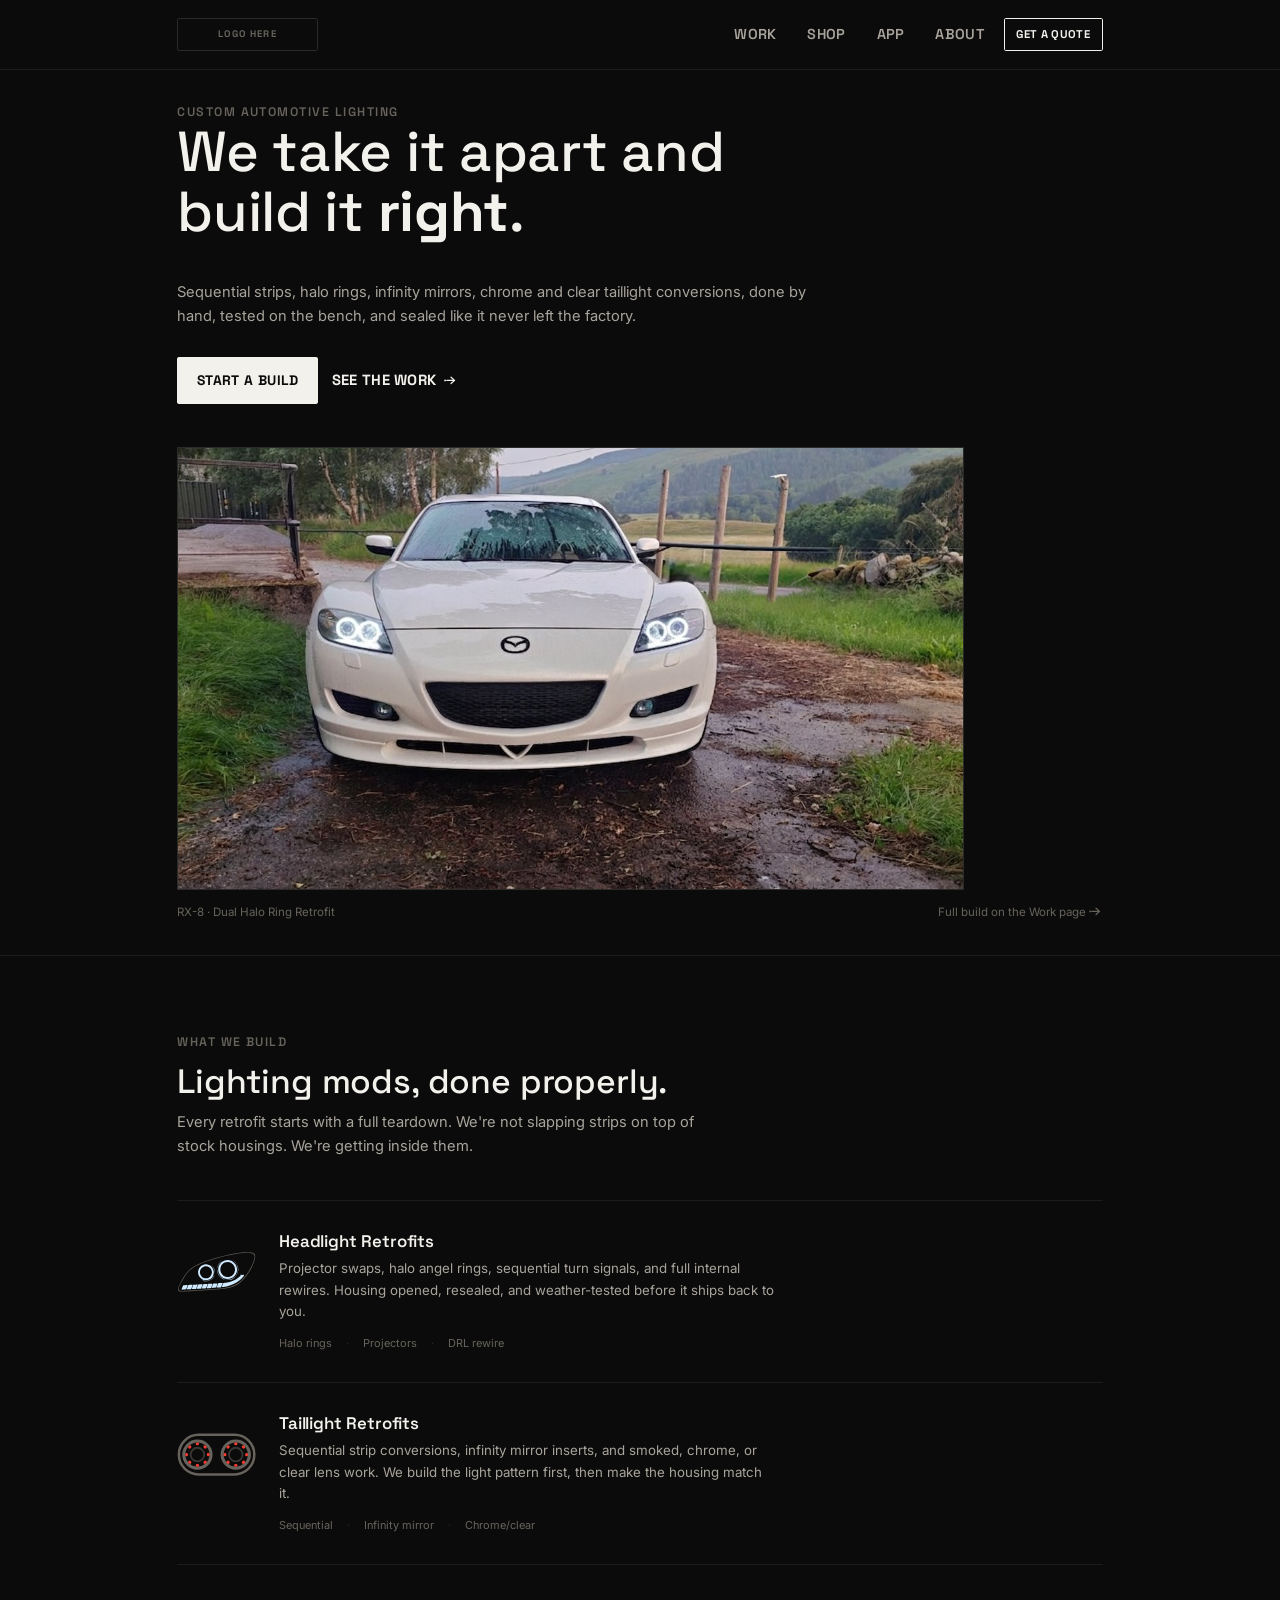
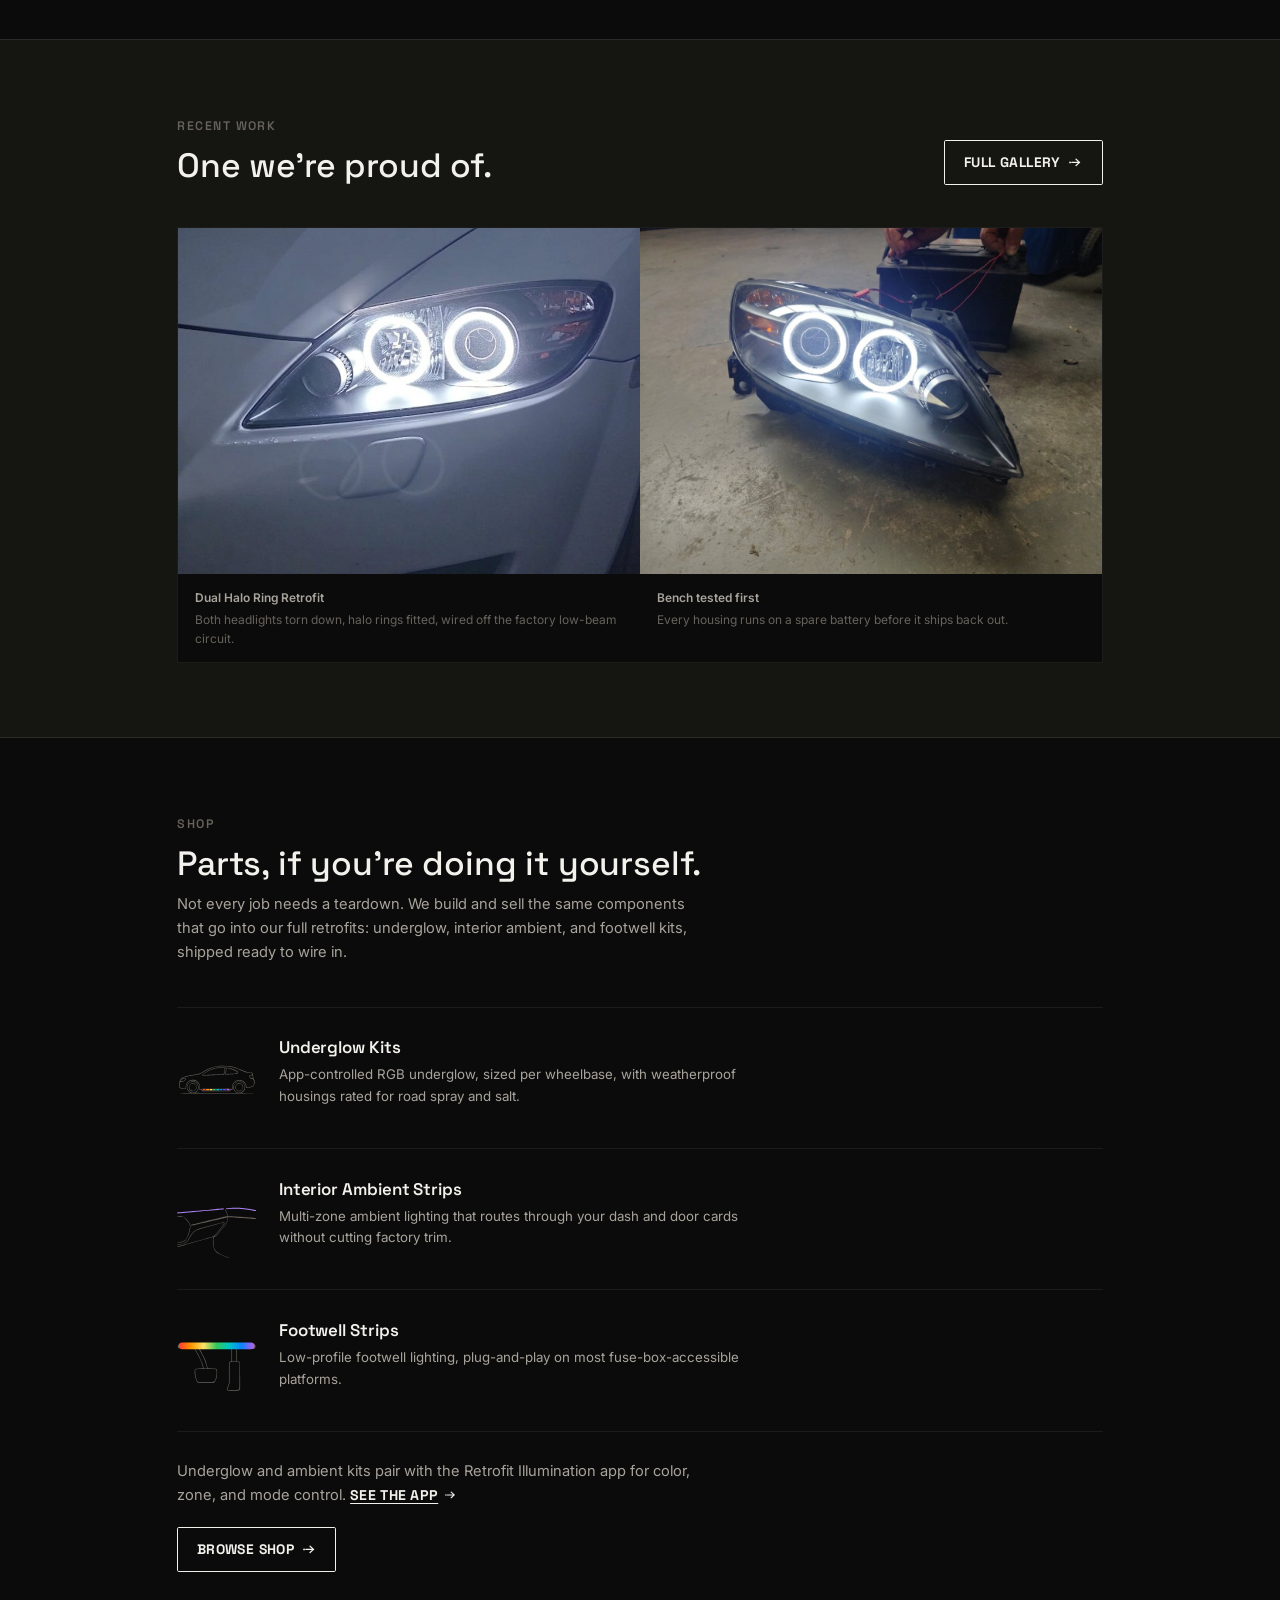
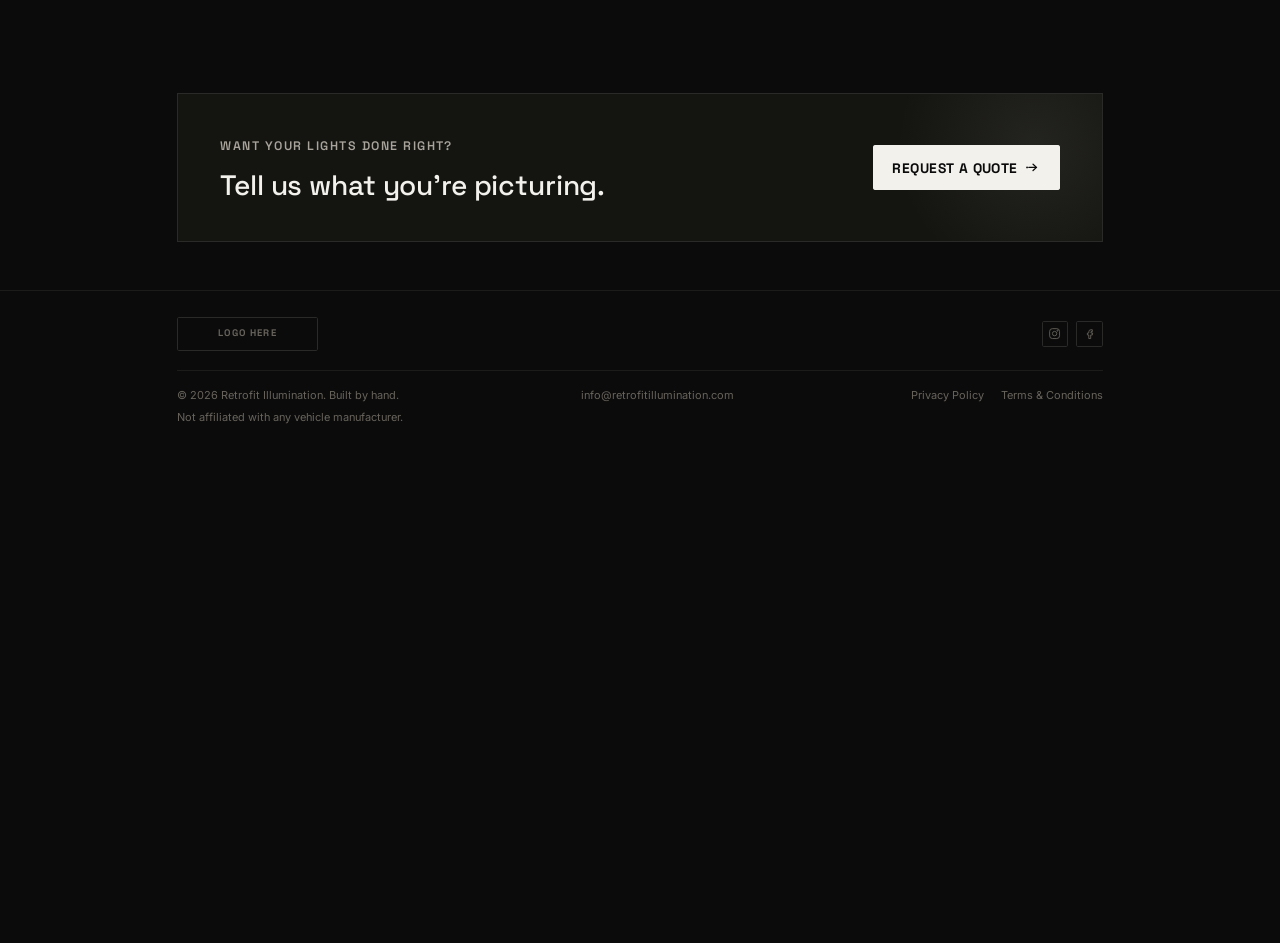
<file: index.html>
<!doctype html>
<html lang="en">
<head>
<meta charset="UTF-8">
<meta name="viewport" content="width=device-width, initial-scale=1.0">
<title>Retrofit Illumination | Custom Headlight &amp; Taillight Retrofits</title>
<meta name="description" content="Headlight and taillight retrofits, sequential tail strips, halo rings, infinity mirrors, chrome/clear conversions, underglow, and interior ambient lighting. Built in-house, tested before it ships.">
<link rel="icon" href="assets/favicon.svg" type="image/svg+xml">
<link rel="stylesheet" href="css/style.css">
</head>
<body>

<nav class="site-nav">
  <div class="wrap">
    <a href="index.html" class="brand">
      <span class="logo-slot">Logo Here</span>
    </a>
    <div class="nav-cta">
      <div class="nav-links">
        <a href="work.html">Work</a>
        <a href="shop.html">Shop</a>
        <a href="app.html">App</a>
        <a href="about.html">About</a>
      </div>
      <a href="contact.html" class="btn small">Get a Quote</a>
        <button type="button" class="menu-toggle" aria-label="Menu" aria-expanded="false">
          <span class="beams"><span></span><span></span><span></span></span>
        </button>
    </div>
  </div>
  <div class="mobile-menu">
    <div class="wrap">
      <ul>
        <li><a href="work.html">Work</a></li>
        <li><a href="shop.html">Shop</a></li>
        <li><a href="app.html">App</a></li>
        <li><a href="about.html">About</a></li>
      </ul>
    </div>
  </div>
</nav>

<header class="hero">
  <div class="wrap hero-copy">
    <span class="kicker">Custom Automotive Lighting</span>
    <h1>We take it apart and build it <em>right</em>.</h1>
    <p class="lede">Sequential strips, halo rings, infinity mirrors, chrome and clear taillight conversions, done by hand, tested on the bench, and sealed like it never left the factory.</p>
    <div class="hero-actions">
      <a href="contact.html" class="btn btn-fill">Start a Build</a>
      <a href="work.html" class="link-arrow">See the Work <span class="arrow"><svg class="icon-beam" viewBox="0 0 20 12" width="16" height="10" fill="none" stroke="currentColor" stroke-width="1.8" stroke-linecap="round" stroke-linejoin="round" aria-hidden="true"><circle cx="1.5" cy="6" r="1.3" fill="currentColor" stroke="none"/><path d="M4 6h11M10 1.5l5 4.5-5 4.5"/></svg></span></a>
    </div>
  </div>
  <div class="wrap hero-media">
    <div class="hero-photo">
      <img src="assets/work/rx8-full-white.jpg" alt="Mazda RX-8 with halo ring headlights, front view">
    </div>
    <div class="photo-cap">
      <span>RX-8 · Dual Halo Ring Retrofit</span>
      <span class="hide-mobile">Full build on the Work page <svg class="icon-beam" viewBox="0 0 20 12" width="16" height="10" fill="none" stroke="currentColor" stroke-width="1.8" stroke-linecap="round" stroke-linejoin="round" aria-hidden="true"><circle cx="1.5" cy="6" r="1.3" fill="currentColor" stroke="none"/><path d="M4 6h11M10 1.5l5 4.5-5 4.5"/></svg></span>
    </div>
  </div>
</header>

<!-- CAPABILITIES -->
<section>
  <div class="wrap">
    <div class="sec-head">
      <span class="kicker">What We Build</span>
      <h2>Lighting mods, done properly.</h2>
      <p class="lede">Every retrofit starts with a full teardown. We're not slapping strips on top of stock housings. We're getting inside them.</p>
    </div>

    <div class="index-list">
      <div class="index-row">
        <span class="row-icon" aria-hidden="true"><svg viewBox="0 0 256 256"><g transform="translate(0.000000,256.000000) scale(0.100000,-0.100000)"><path fill="currentColor" d="M 2090.0,1929.0 C 1756.0,1893.0 1261.0,1771.0 900.0,1638.0 C 461.0,1475.0 308.0,1341.0 109.0,945.0 C 17.0,763.0 9.0,695.0 74.0,670.0 C 134.0,648.0 1430.0,733.0 1607.0,771.0 C 1862.0,826.0 2025.0,916.0 2171.0,1083.0 C 2317.0,1251.0 2430.0,1447.0 2500.0,1656.0 C 2570.0,1867.0 2522.0,1930.0 2290.0,1936.0 C 2227.0,1937.0 2137.0,1934.0 2090.0,1929.0 M 2442.0,1893.0 C 2513.0,1861.0 2524.0,1823.0 2495.0,1711.0 C 2422.0,1428.0 2177.0,1064.0 1972.0,932.0 C 1848.0,852.0 1666.0,792.0 1480.0,771.0 C 1281.0,748.0 423.0,692.0 203.0,688.0 C 59.0,686.0 45.0,692.0 53.0,755.0 C 65.0,841.0 245.0,1168.0 348.0,1288.0 C 466.0,1426.0 688.0,1547.0 1025.0,1659.0 C 1656.0,1868.0 2270.0,1969.0 2442.0,1893.0"/><path fill="#cfe9ff" d="M 1543.0,1672.0 C 1215.0,1555.0 1292.0,1074.0 1640.0,1076.0 C 1766.0,1076.0 1854.0,1131.0 1910.0,1242.0 C 2030.0,1483.0 1793.0,1761.0 1543.0,1672.0 M 1765.0,1585.0 C 1895.0,1504.0 1914.0,1307.0 1802.0,1203.0 C 1682.0,1091.0 1492.0,1127.0 1424.0,1275.0 C 1382.0,1363.0 1399.0,1479.0 1463.0,1549.0 C 1533.0,1625.0 1674.0,1642.0 1765.0,1585.0 M 1864.0,1628.0 C 1934.0,1557.0 1962.0,1495.0 1968.0,1399.0 C 1980.0,1205.0 1855.0,1067.0 1651.0,1049.0 L 1565.0,1042.0 L 1655.0,1044.0 C 1733.0,1046.0 1752.0,1050.0 1798.0,1075.0 C 1998.0,1184.0 2042.0,1449.0 1889.0,1615.0 C 1865.0,1640.0 1838.0,1666.0 1829.0,1671.0 C 1819.0,1676.0 1835.0,1656.0 1864.0,1628.0 M 1393.0,1618.0 C 1343.0,1566.0 1312.0,1506.0 1305.0,1448.0 L 1300.0,1405.0 L 1313.0,1455.0 C 1331.0,1522.0 1354.0,1564.0 1402.0,1616.0 C 1454.0,1672.0 1447.0,1673.0 1393.0,1618.0 M 834.0,1526.0 C 627.0,1430.0 630.0,1146.0 840.0,1051.0 C 933.0,1009.0 1073.0,1043.0 1134.0,1123.0 C 1296.0,1336.0 1072.0,1637.0 834.0,1526.0 M 1042.0,1454.0 C 1160.0,1371.0 1157.0,1201.0 1037.0,1122.0 C 978.0,1083.0 891.0,1084.0 831.0,1123.0 C 785.0,1154.0 740.0,1232.0 740.0,1284.0 C 740.0,1445.0 915.0,1543.0 1042.0,1454.0 M 1146.0,1480.0 C 1181.0,1439.0 1202.0,1391.0 1216.0,1316.0 L 1230.0,1245.0 L 1225.0,1309.0 C 1219.0,1383.0 1193.0,1445.0 1152.0,1481.0 L 1125.0,1505.0 L 1146.0,1480.0 M 1291.0,1375.0 C 1289.0,1333.0 1322.0,1233.0 1353.0,1188.0 C 1387.0,1138.0 1457.0,1078.0 1503.0,1061.0 C 1558.0,1040.0 1552.0,1051.0 1492.0,1081.0 C 1383.0,1135.0 1337.0,1202.0 1301.0,1355.0 C 1296.0,1377.0 1292.0,1386.0 1291.0,1375.0 M 2061.0,1207.0 C 2055.0,1199.0 2053.0,1191.0 2055.0,1188.0 C 2058.0,1185.0 2033.0,1157.0 1999.0,1126.0 C 1897.0,1032.0 1749.0,969.0 1582.0,951.0 C 1536.0,946.0 1498.0,940.0 1496.0,939.0 C 1489.0,929.0 1450.0,826.0 1450.0,817.0 C 1450.0,803.0 1537.0,815.0 1656.0,845.0 C 1843.0,892.0 2028.0,1004.0 2125.0,1128.0 C 2185.0,1204.0 2184.0,1214.0 2119.0,1206.0 C 2085.0,1201.0 2070.0,1202.0 2075.0,1210.0 C 2084.0,1225.0 2074.0,1222.0 2061.0,1207.0 M 1175.0,1136.0 C 1136.0,1069.0 1069.0,1024.0 994.0,1014.0 C 928.0,1006.0 848.0,1015.0 808.0,1036.0 C 793.0,1044.0 780.0,1048.0 780.0,1045.0 C 780.0,1041.0 801.0,1030.0 827.0,1018.0 C 956.0,961.0 1129.0,1020.0 1191.0,1143.0 C 1221.0,1200.0 1210.0,1196.0 1175.0,1136.0 M 1310.0,874.0 C 1293.0,838.0 1280.0,804.0 1280.0,799.0 C 1280.0,790.0 1411.0,799.0 1422.0,809.0 C 1427.0,813.0 1441.0,844.0 1454.0,878.0 L 1479.0,940.0 L 1409.0,940.0 L 1339.0,940.0 L 1310.0,874.0 M 1146.0,859.0 C 1131.0,820.0 1120.0,787.0 1122.0,785.0 C 1124.0,783.0 1156.0,784.0 1194.0,788.0 L 1262.0,795.0 L 1286.0,854.0 C 1299.0,887.0 1310.0,917.0 1310.0,922.0 C 1310.0,926.0 1279.0,930.0 1242.0,930.0 L 1174.0,930.0 L 1146.0,859.0 M 916.0,910.0 L 848.0,905.0 L 822.0,837.0 C 809.0,800.0 799.0,768.0 801.0,767.0 C 803.0,765.0 835.0,766.0 872.0,768.0 L 939.0,772.0 L 966.0,841.0 C 980.0,880.0 991.0,912.0 989.0,913.0 C 987.0,914.0 954.0,913.0 916.0,910.0 M 984.0,850.0 C 969.0,811.0 959.0,778.0 962.0,775.0 C 964.0,773.0 996.0,773.0 1033.0,777.0 L 1100.0,783.0 L 1119.0,834.0 C 1130.0,862.0 1141.0,893.0 1145.0,903.0 C 1151.0,918.0 1145.0,920.0 1082.0,920.0 L 1012.0,920.0 L 984.0,850.0 M 757.0,900.0 L 688.0,895.0 L 664.0,836.0 C 636.0,766.0 634.0,745.0 656.0,754.0 C 665.0,757.0 695.0,760.0 724.0,760.0 L 777.0,760.0 L 804.0,832.0 C 818.0,871.0 829.0,904.0 828.0,904.0 C 826.0,905.0 794.0,903.0 757.0,900.0 M 596.0,890.0 L 526.0,885.0 L 503.0,825.0 C 490.0,793.0 480.0,762.0 480.0,758.0 C 480.0,754.0 511.0,750.0 549.0,750.0 L 617.0,750.0 L 644.0,822.0 C 658.0,861.0 669.0,894.0 668.0,894.0 C 666.0,895.0 634.0,893.0 596.0,890.0 M 430.0,883.0 L 365.0,879.0 L 339.0,809.0 L 312.0,739.0 L 383.0,742.0 L 455.0,745.0 L 482.0,810.0 C 511.0,881.0 514.0,891.0 503.0,888.0 C 498.0,887.0 466.0,884.0 430.0,883.0 M 257.0,873.0 L 199.0,869.0 L 179.0,824.0 C 169.0,799.0 157.0,767.0 154.0,753.0 L 147.0,729.0 L 221.0,736.0 C 262.0,739.0 296.0,743.0 297.0,744.0 C 298.0,744.0 310.0,775.0 324.0,813.0 C 346.0,872.0 347.0,880.0 332.0,878.0 C 323.0,877.0 289.0,875.0 257.0,873.0"/></g></svg></span>
        <div>
          <h3>Headlight Retrofits</h3>
          <p>Projector swaps, halo angel rings, sequential turn signals, and full internal rewires. Housing opened, resealed, and weather-tested before it ships back to you.</p>
          <div class="tags"><span>Halo rings</span><span>Projectors</span><span>DRL rewire</span></div>
        </div>
      </div>
      <div class="index-row">
        <span class="row-icon" aria-hidden="true"><svg viewBox="0 0 256 256"><rect x="6" y="64" width="244" height="128" rx="64" fill="none" stroke="currentColor" stroke-width="8"/><circle cx="66" cy="128" r="44" fill="none" stroke="currentColor" stroke-width="10"/><circle cx="66" cy="128" r="22" fill="none" stroke="currentColor" stroke-width="6" opacity=".5"/><rect x="60.5" y="88.5" width="11" height="9" rx="4.5" fill="#ff3b30" transform="rotate(0.0 66 128)"/><rect x="60.5" y="88.5" width="11" height="9" rx="4.5" fill="#ff3b30" transform="rotate(45.0 66 128)"/><rect x="60.5" y="88.5" width="11" height="9" rx="4.5" fill="#ff3b30" transform="rotate(90.0 66 128)"/><rect x="60.5" y="88.5" width="11" height="9" rx="4.5" fill="#ff3b30" transform="rotate(135.0 66 128)"/><rect x="60.5" y="88.5" width="11" height="9" rx="4.5" fill="#ff3b30" transform="rotate(180.0 66 128)"/><rect x="60.5" y="88.5" width="11" height="9" rx="4.5" fill="#ff3b30" transform="rotate(225.0 66 128)"/><rect x="60.5" y="88.5" width="11" height="9" rx="4.5" fill="#ff3b30" transform="rotate(270.0 66 128)"/><rect x="60.5" y="88.5" width="11" height="9" rx="4.5" fill="#ff3b30" transform="rotate(315.0 66 128)"/><circle cx="190" cy="128" r="44" fill="none" stroke="currentColor" stroke-width="10"/><circle cx="190" cy="128" r="22" fill="none" stroke="currentColor" stroke-width="6" opacity=".5"/><rect x="184.5" y="88.5" width="11" height="9" rx="4.5" fill="#ff3b30" transform="rotate(0.0 190 128)"/><rect x="184.5" y="88.5" width="11" height="9" rx="4.5" fill="#ff3b30" transform="rotate(45.0 190 128)"/><rect x="184.5" y="88.5" width="11" height="9" rx="4.5" fill="#ff3b30" transform="rotate(90.0 190 128)"/><rect x="184.5" y="88.5" width="11" height="9" rx="4.5" fill="#ff3b30" transform="rotate(135.0 190 128)"/><rect x="184.5" y="88.5" width="11" height="9" rx="4.5" fill="#ff3b30" transform="rotate(180.0 190 128)"/><rect x="184.5" y="88.5" width="11" height="9" rx="4.5" fill="#ff3b30" transform="rotate(225.0 190 128)"/><rect x="184.5" y="88.5" width="11" height="9" rx="4.5" fill="#ff3b30" transform="rotate(270.0 190 128)"/><rect x="184.5" y="88.5" width="11" height="9" rx="4.5" fill="#ff3b30" transform="rotate(315.0 190 128)"/></svg></span>
        <div>
          <h3>Taillight Retrofits</h3>
          <p>Sequential strip conversions, infinity mirror inserts, and smoked, chrome, or clear lens work. We build the light pattern first, then make the housing match it.</p>
          <div class="tags"><span>Sequential</span><span>Infinity mirror</span><span>Chrome/clear</span></div>
        </div>
      </div>
    </div>
  </div>
</section>

<!-- FEATURED WORK -->
<section class="alt">
  <div class="wrap">
    <div class="sec-head-row">
      <div class="sec-head" style="margin-bottom:0;">
        <span class="kicker">Recent Work</span>
        <h2>One we're proud of.</h2>
      </div>
      <a href="work.html" class="btn">Full Gallery <svg class="icon-beam" viewBox="0 0 20 12" width="16" height="10" fill="none" stroke="currentColor" stroke-width="1.8" stroke-linecap="round" stroke-linejoin="round" aria-hidden="true"><circle cx="1.5" cy="6" r="1.3" fill="currentColor" stroke="none"/><path d="M4 6h11M10 1.5l5 4.5-5 4.5"/></svg></a>
    </div>

    <div class="photo-grid">
      <figure>
        <img class="obj-headlight" src="assets/work/rx8-offside-closeup.jpg" alt="RX-8 halo headlight lit up at night, close up">
        <figcaption><strong>Dual Halo Ring Retrofit</strong>Both headlights torn down, halo rings fitted, wired off the factory low-beam circuit.</figcaption>
      </figure>
      <figure>
        <img src="assets/work/rx8-benchtest.jpg" alt="RX-8 headlight off the car, wired to a battery for a bench test">
        <figcaption><strong>Bench tested first</strong>Every housing runs on a spare battery before it ships back out.</figcaption>
      </figure>
    </div>
  </div>
</section>

<!-- SHOP -->
<section>
  <div class="wrap">
    <div class="sec-head">
      <span class="kicker">Shop</span>
      <h2>Parts, if you're doing it yourself.</h2>
      <p class="lede">Not every job needs a teardown. We build and sell the same components that go into our full retrofits: underglow, interior ambient, and footwell kits, shipped ready to wire in.</p>
    </div>

    <div class="index-list">
      <div class="index-row">
        <span class="row-icon" aria-hidden="true"><svg viewBox="0 0 256 256"><g transform="translate(0.000000,256.000000) scale(0.100000,-0.100000)"><path fill="currentColor" d="M 1325.0,1690.0 C 1170.0,1673.0 1022.0,1615.0 820.0,1495.0 C 726.0,1438.0 724.0,1438.0 572.0,1414.0 C 148.0,1348.0 68.0,1292.0 73.0,1069.0 L 75.0,985.0 L 112.0,967.0 C 135.0,956.0 175.0,948.0 220.0,947.0 L 291.0,945.0 L 295.0,1004.0 C 303.0,1127.0 378.0,1210.0 490.0,1218.0 C 638.0,1229.0 742.0,1120.0 728.0,970.0 C 723.0,920.0 723.0,920.0 753.0,920.0 C 772.0,920.0 789.0,912.0 802.0,895.0 L 821.0,870.0 L 1261.0,870.0 L 1701.0,870.0 L 1724.0,895.0 C 1737.0,909.0 1758.0,920.0 1772.0,920.0 C 1796.0,920.0 1797.0,922.0 1797.0,988.0 C 1797.0,1129.0 1886.0,1223.0 2016.0,1222.0 C 2130.0,1221.0 2230.0,1124.0 2230.0,1015.0 C 2230.0,994.0 2236.0,977.0 2243.0,974.0 C 2269.0,964.0 2443.0,1009.0 2467.0,1032.0 C 2509.0,1072.0 2527.0,1205.0 2494.0,1241.0 C 2485.0,1251.0 2470.0,1304.0 2459.0,1361.0 C 2449.0,1416.0 2439.0,1465.0 2436.0,1468.0 C 2432.0,1471.0 2384.0,1479.0 2327.0,1485.0 C 2237.0,1496.0 2211.0,1503.0 2100.0,1554.0 C 1943.0,1626.0 1826.0,1666.0 1730.0,1679.0 C 1620.0,1693.0 1405.0,1700.0 1325.0,1690.0 M 1655.0,1669.0 C 1797.0,1655.0 1898.0,1625.0 2075.0,1544.0 C 2205.0,1486.0 2230.0,1478.0 2322.0,1467.0 C 2421.0,1455.0 2425.0,1454.0 2425.0,1430.0 C 2425.0,1410.0 2419.0,1405.0 2386.0,1398.0 C 2324.0,1385.0 2317.0,1375.0 2340.0,1329.0 C 2362.0,1286.0 2385.0,1270.0 2427.0,1270.0 C 2475.0,1269.0 2493.0,1232.0 2488.0,1143.0 C 2482.0,1048.0 2468.0,1034.0 2364.0,1009.0 C 2253.0,983.0 2253.0,983.0 2245.0,1033.0 C 2195.0,1330.0 1780.0,1291.0 1780.0,989.0 C 1780.0,933.0 1761.0,920.0 1723.0,950.0 C 1698.0,969.0 1682.0,970.0 1260.0,970.0 C 833.0,970.0 823.0,970.0 805.0,950.0 C 794.0,938.0 777.0,930.0 766.0,932.0 C 747.0,935.0 744.0,944.0 740.0,1011.0 C 734.0,1097.0 707.0,1149.0 648.0,1193.0 C 501.0,1303.0 294.0,1203.0 282.0,1016.0 L 278.0,954.0 L 216.0,962.0 C 183.0,967.0 141.0,975.0 124.0,981.0 L 92.0,991.0 L 92.0,1068.0 C 91.0,1179.0 92.0,1180.0 153.0,1180.0 C 209.0,1180.0 269.0,1211.0 290.0,1250.0 C 307.0,1283.0 294.0,1289.0 222.0,1285.0 L 155.0,1280.0 L 207.0,1306.0 C 275.0,1339.0 421.0,1374.0 590.0,1399.0 L 725.0,1418.0 L 840.0,1486.0 C 1148.0,1666.0 1314.0,1703.0 1655.0,1669.0 M 2447.0,1340.0 L 2457.0,1290.0 L 2424.0,1290.0 C 2400.0,1290.0 2385.0,1298.0 2366.0,1321.0 C 2332.0,1361.0 2333.0,1367.0 2373.0,1379.0 C 2432.0,1396.0 2437.0,1394.0 2447.0,1340.0 M 280.0,1260.0 C 280.0,1237.0 205.0,1200.0 158.0,1200.0 C 106.0,1200.0 102.0,1204.0 125.0,1237.0 C 140.0,1258.0 163.0,1264.0 248.0,1268.0 C 265.0,1269.0 280.0,1266.0 280.0,1260.0 M 1701.0,950.0 C 1721.0,939.0 1727.0,905.0 1711.0,895.0 C 1692.0,884.0 828.0,889.0 814.0,901.0 C 796.0,916.0 796.0,925.0 816.0,944.0 C 830.0,958.0 883.0,960.0 1256.0,960.0 C 1530.0,960.0 1688.0,956.0 1701.0,950.0 M 1285.0,1630.0 C 1162.0,1610.0 1052.0,1566.0 920.0,1483.0 C 867.0,1449.0 800.0,1392.0 800.0,1381.0 C 800.0,1375.0 1180.0,1390.0 1416.0,1405.0 L 1527.0,1412.0 L 1539.0,1493.0 C 1556.0,1606.0 1560.0,1620.0 1577.0,1620.0 C 1587.0,1620.0 1589.0,1612.0 1585.0,1588.0 C 1569.0,1489.0 1560.0,1417.0 1563.0,1413.0 C 1566.0,1411.0 1652.0,1414.0 1756.0,1420.0 C 1933.0,1430.0 1946.0,1432.0 1962.0,1453.0 C 1984.0,1481.0 1984.0,1493.0 1962.0,1513.0 C 1935.0,1538.0 1803.0,1596.0 1730.0,1615.0 C 1653.0,1635.0 1377.0,1644.0 1285.0,1630.0 M 1540.0,1602.0 C 1540.0,1585.0 1525.0,1491.0 1515.0,1445.0 C 1511.0,1425.0 1500.0,1424.0 1223.0,1412.0 C 1065.0,1405.0 908.0,1397.0 875.0,1394.0 L 815.0,1388.0 L 865.0,1425.0 C 1054.0,1564.0 1208.0,1618.0 1423.0,1619.0 C 1530.0,1620.0 1540.0,1618.0 1540.0,1602.0 M 1735.0,1594.0 C 1816.0,1575.0 1960.0,1505.0 1960.0,1486.0 C 1960.0,1452.0 1919.0,1442.0 1746.0,1436.0 L 1577.0,1429.0 L 1583.0,1467.0 C 1587.0,1488.0 1592.0,1531.0 1596.0,1563.0 L 1603.0,1620.0 L 1639.0,1614.0 C 1659.0,1611.0 1702.0,1602.0 1735.0,1594.0 M 415.0,1165.0 C 349.0,1121.0 325.0,1078.0 325.0,1000.0 C 325.0,922.0 357.0,862.0 415.0,833.0 C 449.0,815.0 448.0,815.0 264.0,815.0 C 162.0,815.0 76.0,812.0 73.0,808.0 C 71.0,803.0 619.0,800.0 1291.0,800.0 C 1963.0,800.0 2511.0,803.0 2507.0,806.0 C 2504.0,810.0 2403.0,813.0 2284.0,813.0 C 2089.0,813.0 2071.0,815.0 2096.0,828.0 C 2167.0,864.0 2203.0,920.0 2203.0,995.0 C 2203.0,1106.0 2121.0,1190.0 2015.0,1190.0 C 1821.0,1190.0 1749.0,935.0 1914.0,835.0 L 1948.0,814.0 L 1259.0,815.0 C 667.0,815.0 575.0,817.0 598.0,829.0 C 721.0,891.0 736.0,1071.0 625.0,1156.0 C 569.0,1198.0 472.0,1202.0 415.0,1165.0 M 587.0,1161.0 C 661.0,1127.0 703.0,1035.0 681.0,953.0 C 640.0,802.0 441.0,774.0 363.0,908.0 C 273.0,1061.0 426.0,1234.0 587.0,1161.0 M 2086.0,1161.0 C 2225.0,1098.0 2223.0,900.0 2082.0,838.0 C 1964.0,785.0 1840.0,868.0 1840.0,999.0 C 1840.0,1133.0 1966.0,1216.0 2086.0,1161.0 M 455.0,1114.0 C 392.0,1083.0 366.0,1012.0 393.0,947.0 C 433.0,853.0 566.0,844.0 620.0,933.0 C 685.0,1040.0 566.0,1171.0 455.0,1114.0 M 583.0,1089.0 C 670.0,1021.0 608.0,868.0 500.0,884.0 C 357.0,906.0 365.0,1110.0 509.0,1110.0 C 543.0,1110.0 565.0,1104.0 583.0,1089.0 M 1951.0,1113.0 C 1929.0,1102.0 1911.0,1082.0 1899.0,1056.0 C 1876.0,1004.0 1876.0,995.0 1900.0,945.0 C 1945.0,851.0 2059.0,843.0 2117.0,929.0 C 2191.0,1039.0 2071.0,1172.0 1951.0,1113.0 M 2078.0,1094.0 C 2091.0,1085.0 2108.0,1062.0 2117.0,1043.0 C 2155.0,950.0 2071.0,858.0 1975.0,890.0 C 1889.0,918.0 1873.0,1059.0 1952.0,1097.0 C 2004.0,1123.0 2035.0,1122.0 2078.0,1094.0"/><path fill="#ff3b30" d="M 830.0,920.0 C 830.0,903.0 837.0,900.0 880.0,900.0 C 923.0,900.0 930.0,903.0 930.0,920.0 C 930.0,937.0 923.0,940.0 880.0,940.0 C 837.0,940.0 830.0,937.0 830.0,920.0"/><path fill="#ff9500" d="M 940.0,920.0 C 940.0,903.0 947.0,900.0 990.0,900.0 C 1033.0,900.0 1040.0,903.0 1040.0,920.0 C 1040.0,937.0 1033.0,940.0 990.0,940.0 C 947.0,940.0 940.0,937.0 940.0,920.0"/><path fill="#ffe066" d="M 1050.0,920.0 C 1050.0,903.0 1057.0,900.0 1100.0,900.0 C 1143.0,900.0 1150.0,903.0 1150.0,920.0 C 1150.0,937.0 1143.0,940.0 1100.0,940.0 C 1057.0,940.0 1050.0,937.0 1050.0,920.0"/><path fill="#34c759" d="M 1160.0,920.0 C 1160.0,903.0 1167.0,900.0 1204.0,900.0 C 1232.0,900.0 1250.0,905.0 1253.0,914.0 C 1261.0,935.0 1251.0,940.0 1203.0,940.0 C 1167.0,940.0 1160.0,937.0 1160.0,920.0"/><path fill="#00c7c3" d="M 1270.0,919.0 C 1270.0,901.0 1275.0,899.0 1317.0,902.0 C 1353.0,904.0 1366.0,909.0 1368.0,923.0 C 1371.0,937.0 1364.0,940.0 1321.0,940.0 C 1276.0,940.0 1270.0,937.0 1270.0,919.0"/><path fill="#0a84ff" d="M 1380.0,920.0 C 1380.0,903.0 1387.0,900.0 1425.0,900.0 C 1463.0,900.0 1470.0,903.0 1470.0,920.0 C 1470.0,937.0 1463.0,940.0 1425.0,940.0 C 1387.0,940.0 1380.0,937.0 1380.0,920.0"/><path fill="#5e5ce6" d="M 1490.0,920.0 C 1490.0,903.0 1497.0,900.0 1535.0,900.0 C 1573.0,900.0 1580.0,903.0 1580.0,920.0 C 1580.0,937.0 1573.0,940.0 1535.0,940.0 C 1497.0,940.0 1490.0,937.0 1490.0,920.0"/><path fill="#bf5af2" d="M 1600.0,919.0 C 1600.0,901.0 1605.0,899.0 1647.0,902.0 C 1683.0,904.0 1696.0,909.0 1698.0,923.0 C 1701.0,937.0 1694.0,940.0 1651.0,940.0 C 1606.0,940.0 1600.0,937.0 1600.0,919.0"/></g></svg></span>
        <div>
          <h3>Underglow Kits</h3>
          <p>App-controlled RGB underglow, sized per wheelbase, with weatherproof housings rated for road spray and salt.</p>
        </div>
      </div>
      <div class="index-row">
        <span class="row-icon" aria-hidden="true"><svg viewBox="0 0 256 256"><g transform="translate(0.000000,256.000000) scale(0.100000,-0.100000)"><path fill="currentColor" d="M 1580.0,1576.0 C 1615.0,1508.0 1639.0,1435.0 1629.0,1425.0 C 1624.0,1421.0 1074.0,1289.0 735.0,1210.0 C 449.0,1144.0 457.0,1147.0 452.0,1132.0 C 445.0,1111.0 488.0,1118.0 835.0,1201.0 C 1560.0,1372.0 1635.0,1390.0 1637.0,1390.0 C 1644.0,1390.0 1639.0,1321.0 1629.0,1287.0 C 1611.0,1220.0 1445.0,994.0 1303.0,842.0 C 1235.0,770.0 1198.0,757.0 1260.0,828.0 C 1493.0,1094.0 1566.0,1207.0 1516.0,1226.0 C 1505.0,1230.0 1010.0,1102.0 744.0,1026.0 C 575.0,977.0 508.0,921.0 411.0,751.0 C 316.0,582.0 288.0,562.0 98.0,520.0 C 44.0,508.0 0.0,495.0 0.0,491.0 C 0.0,480.0 229.0,533.0 266.0,553.0 C 318.0,580.0 356.0,626.0 417.0,733.0 C 489.0,860.0 554.0,931.0 634.0,969.0 C 693.0,997.0 1459.0,1210.0 1500.0,1210.0 C 1511.0,1210.0 1520.0,1205.0 1520.0,1200.0 C 1520.0,1164.0 1426.0,1035.0 1288.0,880.0 C 1204.0,786.0 1189.0,773.0 1140.0,758.0 C 1072.0,737.0 196.0,490.0 83.0,460.0 C 37.0,448.0 0.0,434.0 0.0,429.0 C 0.0,424.0 6.0,423.0 13.0,425.0 C 19.0,427.0 131.0,458.0 260.0,494.0 C 470.0,552.0 1108.0,732.0 1152.0,746.0 C 1169.0,751.0 1169.0,743.0 1164.0,648.0 C 1149.0,413.0 1211.0,275.0 1367.0,196.0 C 1462.0,148.0 1703.0,49.0 1717.0,52.0 C 1725.0,54.0 1678.0,77.0 1613.0,104.0 C 1229.0,263.0 1180.0,318.0 1180.0,594.0 C 1180.0,748.0 1182.0,755.0 1231.0,769.0 C 1262.0,778.0 1289.0,803.0 1370.0,898.0 C 1577.0,1141.0 1650.0,1256.0 1650.0,1342.0 L 1650.0,1390.0 L 1697.0,1390.0 C 1722.0,1390.0 1836.0,1383.0 1949.0,1375.0 C 2062.0,1367.0 2218.0,1355.0 2295.0,1350.0 C 2372.0,1344.0 2463.0,1337.0 2498.0,1334.0 C 2550.0,1329.0 2560.0,1330.0 2560.0,1343.0 C 2560.0,1364.0 2549.0,1365.0 2118.0,1395.0 C 1709.0,1424.0 1654.0,1425.0 1646.0,1408.0 C 1643.0,1401.0 1643.0,1405.0 1645.0,1417.0 C 1652.0,1443.0 1617.0,1549.0 1583.0,1607.0 C 1541.0,1679.0 1539.0,1655.0 1580.0,1576.0 M 63.0,1413.0 C 28.0,1411.0 0.0,1405.0 0.0,1400.0 C 0.0,1396.0 45.0,1394.0 100.0,1397.0 L 200.0,1403.0 L 280.0,1322.0 C 389.0,1211.0 420.0,1161.0 420.0,1094.0 C 420.0,1026.0 370.0,829.0 335.0,760.0 C 276.0,641.0 257.0,627.0 110.0,590.0 C 7.0,565.0 -4.0,561.0 2.0,554.0 C 9.0,547.0 206.0,597.0 239.0,615.0 C 302.0,647.0 364.0,762.0 406.0,925.0 C 444.0,1074.0 443.0,1143.0 403.0,1201.0 C 317.0,1325.0 207.0,1421.0 156.0,1418.0 C 139.0,1417.0 97.0,1415.0 63.0,1413.0"/><path fill="#b388ff" d="M 1725.0,1688.0 C 1654.0,1683.0 1591.0,1675.0 1585.0,1669.0 C 1566.0,1650.0 1597.0,1643.0 1680.0,1651.0 C 1910.0,1671.0 2196.0,1655.0 2443.0,1606.0 C 2551.0,1585.0 2560.0,1584.0 2560.0,1600.0 C 2560.0,1615.0 2539.0,1622.0 2448.0,1639.0 C 2206.0,1685.0 1937.0,1704.0 1725.0,1688.0 M 1220.0,1650.0 C 1005.0,1630.0 379.0,1576.0 175.0,1560.0 C 17.0,1547.0 0.0,1544.0 0.0,1524.0 C 0.0,1512.0 9.0,1510.0 47.0,1515.0 C 74.0,1518.0 383.0,1545.0 735.0,1575.0 C 1087.0,1605.0 1408.0,1632.0 1448.0,1636.0 C 1499.0,1641.0 1520.0,1646.0 1520.0,1656.0 C 1520.0,1674.0 1473.0,1673.0 1220.0,1650.0"/></g></svg></span>
        <div>
          <h3>Interior Ambient Strips</h3>
          <p>Multi-zone ambient lighting that routes through your dash and door cards without cutting factory trim.</p>
        </div>
      </div>
      <div class="index-row">
        <span class="row-icon" aria-hidden="true"><svg viewBox="0 0 256 256"><g transform="translate(0.000000,256.000000) scale(0.100000,-0.100000)"><path fill="currentColor" d="M54 1836 c-36 -30 -39 -86 -6 -119 22 -21 29 -22 271 -25 l249 -3 56 -102 c104 -188 166 -321 194 -422 l28 -100 -110 -5 c-121 -6 -152 -17 -162 -57 -21 -82 32 -330 81 -379 l24 -24 260 0 259 0 26 30 c41 49 68 150 73 275 7 149 8 149 -172 153 l-132 3 -33 127 c-28 107 -48 156 -126 310 -52 100 -94 184 -94 187 0 3 230 5 510 5 l510 0 0 -195 c0 -107 0 -198 0 -202 0 -5 -11 -9 -25 -11 -53 -7 -55 -18 -55 -374 l0 -327 -35 -96 c-36 -100 -36 -125 1 -139 8 -3 90 -6 180 -6 162 0 165 0 189 25 l25 24 0 423 c0 474 1 468 -66 468 l-34 0 0 205 0 205 275 0 276 0 24 25 c34 33 34 87 0 120 l-24 25 -1205 0 -1205 0 -27 -24z m696 -218 c97 -174 161 -316 193 -435 l34 -123 -56 0 -56 0 -29 108 c-27 99 -128 316 -223 480 l-25 42 61 0 60 0 41 -72z m1170 -128 l0 -200 -54 0 c-30 0 -61 -3 -70 -6 -14 -5 -16 16 -16 200 l0 206 70 0 70 0 0 -200z m78 -236 l22 -15 0 -424 c0 -372 -2 -425 -16 -439 -21 -22 -345 -24 -363 -3 -8 11 -2 38 24 113 l35 99 0 327 c0 283 2 329 16 342 22 23 249 23 282 0z m-741 -222 c38 -24 35 -171 -7 -305 -35 -112 -19 -107 -314 -107 l-255 0 -20 26 c-33 42 -62 150 -68 260 -8 143 -33 134 347 134 168 0 310 -4 317 -8z"/></g><defs><linearGradient id="footwellRGB" x1="0" y1="0" x2="1" y2="0"><stop offset="0%" stop-color="#ff3b30"/><stop offset="16%" stop-color="#ff9500"/><stop offset="33%" stop-color="#ffe066"/><stop offset="50%" stop-color="#34c759"/><stop offset="66%" stop-color="#00c7c3"/><stop offset="83%" stop-color="#0a84ff"/><stop offset="100%" stop-color="#bf5af2"/></linearGradient></defs><rect x="6" y="66" width="244" height="22" rx="11" fill="url(#footwellRGB)"/></svg></span>
        <div>
          <h3>Footwell Strips</h3>
          <p>Low-profile footwell lighting, plug-and-play on most fuse-box-accessible platforms.</p>
        </div>
      </div>
    </div>
    <p class="lede" style="margin-top:2rem;">Underglow and ambient kits pair with the Retrofit Illumination app for color, zone, and mode control. <a href="app.html" class="link-arrow" style="font-size:1rem; padding:0;">See the App <svg class="icon-beam" viewBox="0 0 20 12" width="14" height="9" fill="none" stroke="currentColor" stroke-width="1.8" stroke-linecap="round" stroke-linejoin="round" aria-hidden="true"><circle cx="1.5" cy="6" r="1.3" fill="currentColor" stroke="none"/><path d="M4 6h11M10 1.5l5 4.5-5 4.5"/></svg></a></p>
    <div style="margin-top:1.4rem;">
      <a href="shop.html" class="btn">Browse Shop <svg class="icon-beam" viewBox="0 0 20 12" width="16" height="10" fill="none" stroke="currentColor" stroke-width="1.8" stroke-linecap="round" stroke-linejoin="round" aria-hidden="true"><circle cx="1.5" cy="6" r="1.3" fill="currentColor" stroke="none"/><path d="M4 6h11M10 1.5l5 4.5-5 4.5"/></svg></a>
    </div>
  </div>
</section>

<!-- CTA -->
<section class="tight">
  <div class="wrap">
    <div class="cta-band">
      <div>
        <span class="kicker">Want your lights done right?</span>
        <h2>Tell us what you're picturing.</h2>
      </div>
      <a href="contact.html" class="btn btn-fill">Request a Quote <svg class="icon-beam" viewBox="0 0 20 12" width="16" height="10" fill="none" stroke="currentColor" stroke-width="1.8" stroke-linecap="round" stroke-linejoin="round" aria-hidden="true"><circle cx="1.5" cy="6" r="1.3" fill="currentColor" stroke="none"/><path d="M4 6h11M10 1.5l5 4.5-5 4.5"/></svg></a>
    </div>
  </div>
</section>

<footer>
  <div class="wrap">
    <div class="foot-top">
      <div class="foot-brand">
        <a href="index.html" class="brand">
          <span class="logo-slot">Logo Here</span>
        </a>
      </div>
      <div class="foot-social">
        <a href="#" aria-label="Instagram" title="Instagram (coming soon)">
          <svg viewBox="0 0 24 24" fill="none" stroke="currentColor" stroke-width="1.6"><rect x="3" y="3" width="18" height="18" rx="5"/><circle cx="12" cy="12" r="4"/><circle cx="17.3" cy="6.7" r="1"/></svg>
        </a>
        <a href="#" aria-label="Facebook" title="Facebook (coming soon)">
          <svg viewBox="0 0 24 24" fill="none" stroke="currentColor" stroke-width="1.6"><path d="M14.5 8.5H17V5h-2.5A4 4 0 0 0 10.5 9v2H8v3.5h2.5V21h3.5v-6.5H17l.6-3.5h-3.1V9c0-.4.3-.5.6-.5z"/></svg>
        </a>
      </div>
    </div>
    <div class="foot-bottom">
      <div class="foot-copy">
        <span>© 2026 Retrofit Illumination. Built by hand.</span>
        <span>Not affiliated with any vehicle manufacturer.</span>
      </div>
      <span><a href="mailto:info@retrofitillumination.com">info@retrofitillumination.com</a></span>
      <nav class="foot-legal">
        <a href="#" title="Privacy Policy (coming soon)">Privacy Policy</a>
        <a href="#" title="Terms &amp; Conditions (coming soon)">Terms &amp; Conditions</a>
      </nav>
    </div>
  </div>
</footer>

<script src="js/main.js"></script>
</body>
</html>
</file>
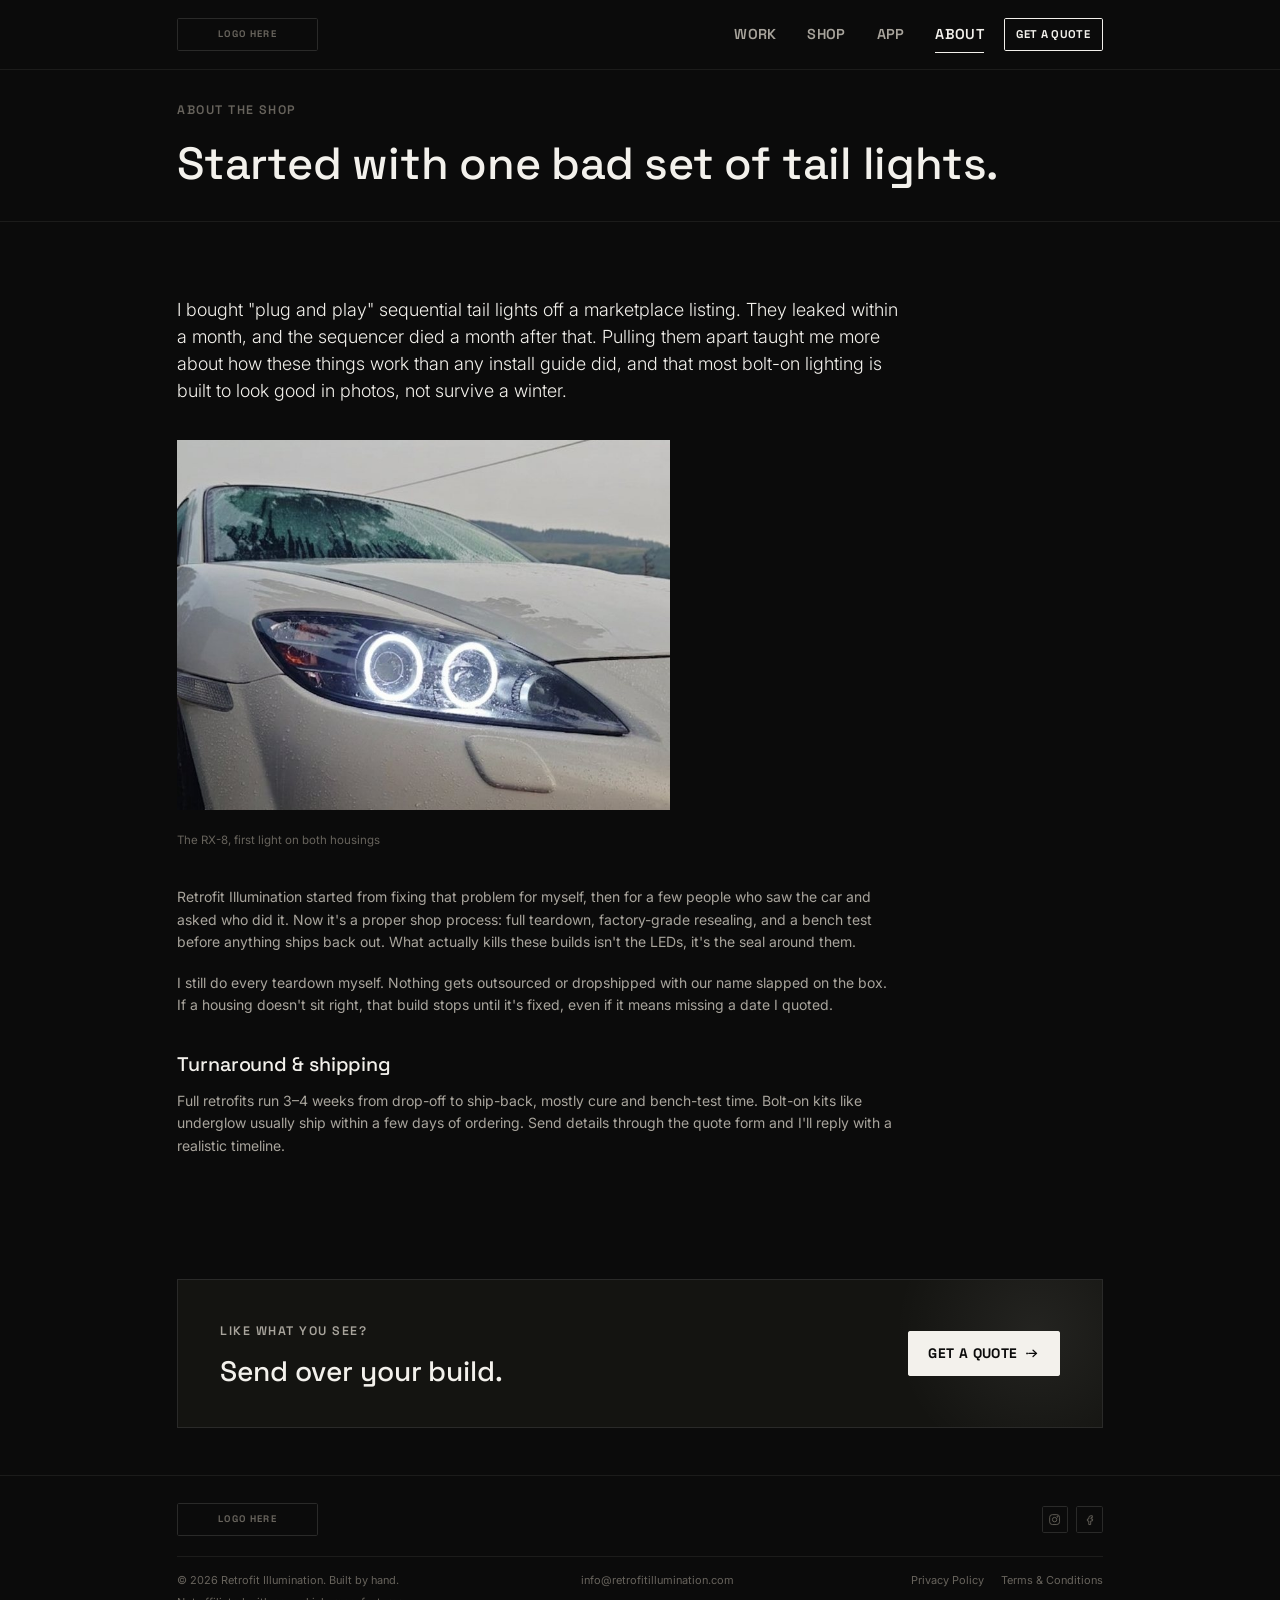
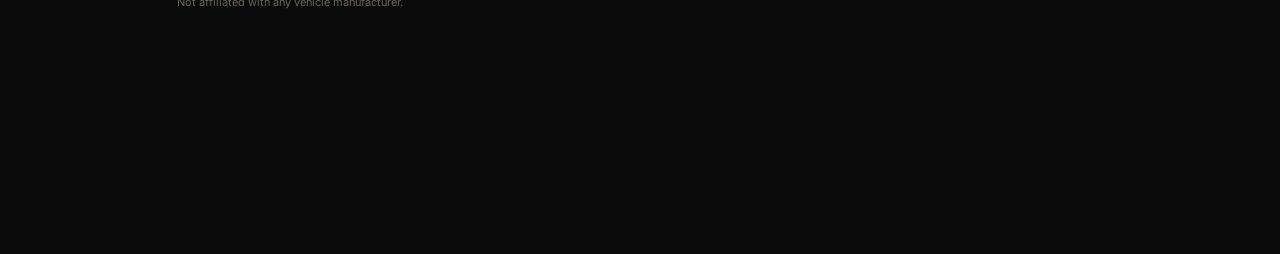
<file: about.html>
<!doctype html>
<html lang="en">
<head>
<meta charset="UTF-8">
<meta name="viewport" content="width=device-width, initial-scale=1.0">
<title>About | Retrofit Illumination</title>
<meta name="description" content="Why Retrofit Illumination exists, how builds get done, and what to expect when you send us your lights.">
<link rel="icon" href="assets/favicon.svg" type="image/svg+xml">
<link rel="stylesheet" href="css/style.css">
</head>
<body>

<nav class="site-nav">
  <div class="wrap">
    <a href="index.html" class="brand">
      <span class="logo-slot">Logo Here</span>
    </a>
    <div class="nav-cta">
      <div class="nav-links">
        <a href="work.html">Work</a>
        <a href="shop.html">Shop</a>
        <a href="app.html">App</a>
        <a href="about.html" class="is-active">About</a>
      </div>
      <a href="contact.html" class="btn small">Get a Quote</a>
        <button type="button" class="menu-toggle" aria-label="Menu" aria-expanded="false">
          <span class="beams"><span></span><span></span><span></span></span>
        </button>
    </div>
  </div>
  <div class="mobile-menu">
    <div class="wrap">
      <ul>
        <li><a href="work.html">Work</a></li>
        <li><a href="shop.html">Shop</a></li>
        <li><a href="app.html">App</a></li>
        <li><a href="about.html">About</a></li>
      </ul>
    </div>
  </div>
</nav>

<header class="page-head">
  <div class="wrap">
    <span class="kicker">About the Shop</span>
    <h1>Started with one bad set of tail lights.</h1>
  </div>
</header>

<section>
  <div class="wrap">
    <div class="article">
      <p class="lede">I bought "plug and play" sequential tail lights off a marketplace listing. They leaked within a month, and the sequencer died a month after that. Pulling them apart taught me more about how these things work than any install guide did, and that most bolt-on lighting is built to look good in photos, not survive a winter.</p>

      <figure>
        <img src="assets/work/rx8-driverside-closeup.jpg" alt="RX-8 halo headlight lit up outdoors">
      </figure>
      <div class="photo-cap" style="margin-top:-2rem; margin-bottom:2.6rem;">
        <span>The RX-8, first light on both housings</span>
      </div>

      <p>Retrofit Illumination started from fixing that problem for myself, then for a few people who saw the car and asked who did it. Now it's a proper shop process: full teardown, factory-grade resealing, and a bench test before anything ships back out. What actually kills these builds isn't the LEDs, it's the seal around them.</p>

      <p>I still do every teardown myself. Nothing gets outsourced or dropshipped with our name slapped on the box. If a housing doesn't sit right, that build stops until it's fixed, even if it means missing a date I quoted.</p>

      <h2>Turnaround &amp; shipping</h2>
      <p>Full retrofits run 3–4 weeks from drop-off to ship-back, mostly cure and bench-test time. Bolt-on kits like underglow usually ship within a few days of ordering. Send details through the quote form and I'll reply with a realistic timeline.</p>
    </div>
  </div>
</section>

<section class="tight">
  <div class="wrap">
    <div class="cta-band">
      <div>
        <span class="kicker">Like what you see?</span>
        <h2>Send over your build.</h2>
      </div>
      <a href="contact.html" class="btn btn-fill">Get a Quote <svg class="icon-beam" viewBox="0 0 20 12" width="16" height="10" fill="none" stroke="currentColor" stroke-width="1.8" stroke-linecap="round" stroke-linejoin="round" aria-hidden="true"><circle cx="1.5" cy="6" r="1.3" fill="currentColor" stroke="none"/><path d="M4 6h11M10 1.5l5 4.5-5 4.5"/></svg></a>
    </div>
  </div>
</section>

<footer>
  <div class="wrap">
    <div class="foot-top">
      <div class="foot-brand">
        <a href="index.html" class="brand">
          <span class="logo-slot">Logo Here</span>
        </a>
      </div>
      <div class="foot-social">
        <a href="#" aria-label="Instagram" title="Instagram (coming soon)">
          <svg viewBox="0 0 24 24" fill="none" stroke="currentColor" stroke-width="1.6"><rect x="3" y="3" width="18" height="18" rx="5"/><circle cx="12" cy="12" r="4"/><circle cx="17.3" cy="6.7" r="1"/></svg>
        </a>
        <a href="#" aria-label="Facebook" title="Facebook (coming soon)">
          <svg viewBox="0 0 24 24" fill="none" stroke="currentColor" stroke-width="1.6"><path d="M14.5 8.5H17V5h-2.5A4 4 0 0 0 10.5 9v2H8v3.5h2.5V21h3.5v-6.5H17l.6-3.5h-3.1V9c0-.4.3-.5.6-.5z"/></svg>
        </a>
      </div>
    </div>
    <div class="foot-bottom">
      <div class="foot-copy">
        <span>© 2026 Retrofit Illumination. Built by hand.</span>
        <span>Not affiliated with any vehicle manufacturer.</span>
      </div>
      <span><a href="mailto:info@retrofitillumination.com">info@retrofitillumination.com</a></span>
      <nav class="foot-legal">
        <a href="#" title="Privacy Policy (coming soon)">Privacy Policy</a>
        <a href="#" title="Terms &amp; Conditions (coming soon)">Terms &amp; Conditions</a>
      </nav>
    </div>
  </div>
</footer>

<script src="js/main.js"></script>
</body>
</html>
</file>
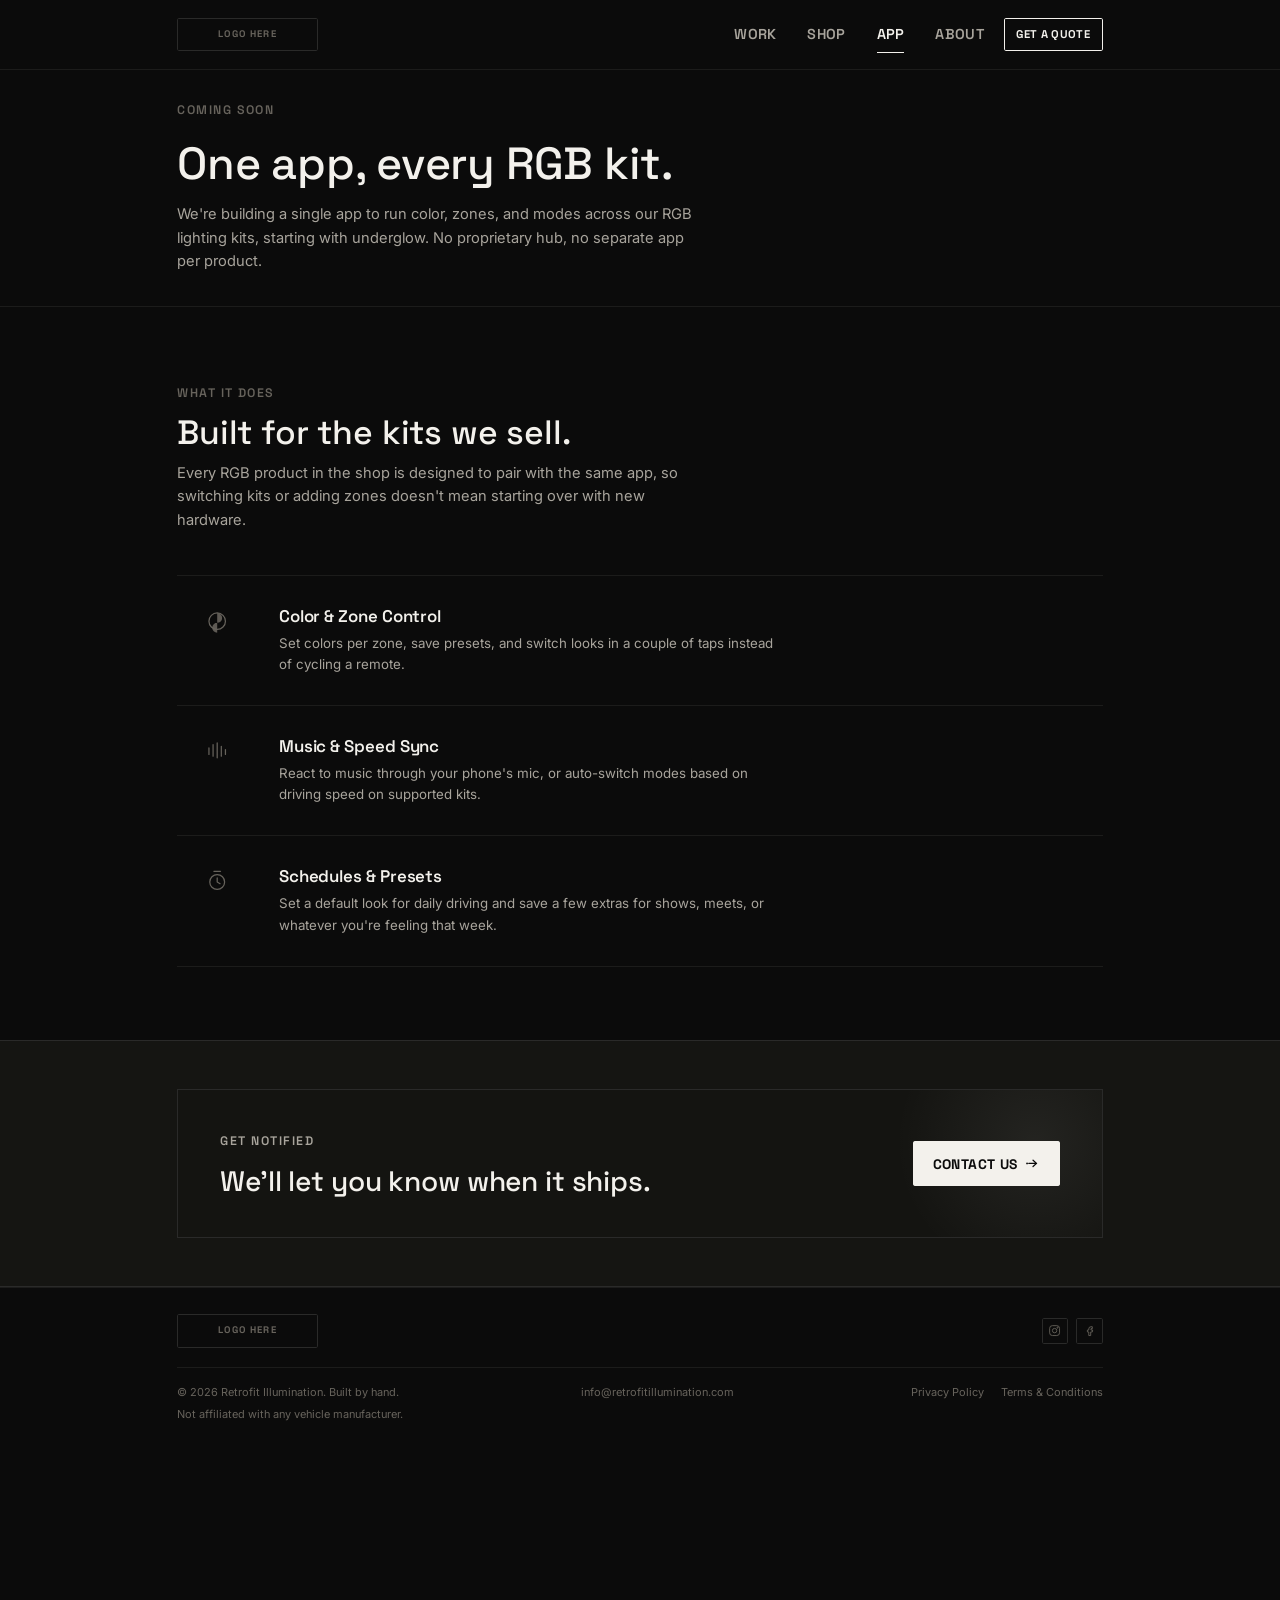
<file: app.html>
<!doctype html>
<html lang="en">
<head>
<meta charset="UTF-8">
<meta name="viewport" content="width=device-width, initial-scale=1.0">
<title>App | Retrofit Illumination</title>
<meta name="description" content="The Retrofit Illumination app: one app to control color, zones, and modes across our RGB lighting kits, starting with underglow.">
<link rel="icon" href="assets/favicon.svg" type="image/svg+xml">
<link rel="stylesheet" href="css/style.css">
</head>
<body>

<nav class="site-nav">
  <div class="wrap">
    <a href="index.html" class="brand">
      <span class="logo-slot">Logo Here</span>
    </a>
    <div class="nav-cta">
      <div class="nav-links">
        <a href="work.html">Work</a>
        <a href="shop.html">Shop</a>
        <a href="app.html" class="is-active">App</a>
        <a href="about.html">About</a>
      </div>
      <a href="contact.html" class="btn small">Get a Quote</a>
        <button type="button" class="menu-toggle" aria-label="Menu" aria-expanded="false">
          <span class="beams"><span></span><span></span><span></span></span>
        </button>
    </div>
  </div>
  <div class="mobile-menu">
    <div class="wrap">
      <ul>
        <li><a href="work.html">Work</a></li>
        <li><a href="shop.html">Shop</a></li>
        <li><a href="app.html">App</a></li>
        <li><a href="about.html">About</a></li>
      </ul>
    </div>
  </div>
</nav>

<header class="page-head">
  <div class="wrap">
    <span class="kicker">Coming Soon</span>
    <h1>One app, every RGB kit.</h1>
    <p class="lede" style="margin-top:1rem;">We're building a single app to run color, zones, and modes across our RGB lighting kits, starting with underglow. No proprietary hub, no separate app per product.</p>
  </div>
</header>

<section>
  <div class="wrap">
    <div class="sec-head">
      <span class="kicker">What It Does</span>
      <h2>Built for the kits we sell.</h2>
      <p class="lede">Every RGB product in the shop is designed to pair with the same app, so switching kits or adding zones doesn't mean starting over with new hardware.</p>
    </div>

    <div class="index-list">
      <div class="index-row">
        <span class="row-icon" aria-hidden="true">
          <svg viewBox="0 0 32 32" width="30" height="30" fill="none" stroke="currentColor" stroke-width="1.5" stroke-linecap="round" stroke-linejoin="round"><circle cx="16" cy="16" r="10"/><path d="M16 6a6 6 0 0 1 0 12 6 6 0 0 0 0 12" fill="currentColor" stroke="none" opacity=".9"/></svg>
        </span>
        <div>
          <h3>Color &amp; Zone Control</h3>
          <p>Set colors per zone, save presets, and switch looks in a couple of taps instead of cycling a remote.</p>
        </div>
      </div>
      <div class="index-row">
        <span class="row-icon" aria-hidden="true">
          <svg viewBox="0 0 32 32" width="30" height="30" fill="none" stroke="currentColor" stroke-width="1.5" stroke-linecap="round" stroke-linejoin="round"><path d="M6 20V12M11 22V8M16 24V6M21 22V10M26 20v-6"/></svg>
        </span>
        <div>
          <h3>Music &amp; Speed Sync</h3>
          <p>React to music through your phone's mic, or auto-switch modes based on driving speed on supported kits.</p>
        </div>
      </div>
      <div class="index-row">
        <span class="row-icon" aria-hidden="true">
          <svg viewBox="0 0 32 32" width="30" height="30" fill="none" stroke="currentColor" stroke-width="1.5" stroke-linecap="round" stroke-linejoin="round"><circle cx="16" cy="17" r="9"/><path d="M16 12v5l3.5 2"/><path d="M12 4h8"/></svg>
        </span>
        <div>
          <h3>Schedules &amp; Presets</h3>
          <p>Set a default look for daily driving and save a few extras for shows, meets, or whatever you're feeling that week.</p>
        </div>
      </div>
    </div>
  </div>
</section>

<section class="alt tight">
  <div class="wrap">
    <div class="cta-band">
      <div>
        <span class="kicker">Get Notified</span>
        <h2>We'll let you know when it ships.</h2>
      </div>
      <a href="contact.html" class="btn btn-fill">Contact Us <svg class="icon-beam" viewBox="0 0 20 12" width="16" height="10" fill="none" stroke="currentColor" stroke-width="1.8" stroke-linecap="round" stroke-linejoin="round" aria-hidden="true"><circle cx="1.5" cy="6" r="1.3" fill="currentColor" stroke="none"/><path d="M4 6h11M10 1.5l5 4.5-5 4.5"/></svg></a>
    </div>
  </div>
</section>

<footer>
  <div class="wrap">
    <div class="foot-top">
      <div class="foot-brand">
        <a href="index.html" class="brand">
          <span class="logo-slot">Logo Here</span>
        </a>
      </div>
      <div class="foot-social">
        <a href="#" aria-label="Instagram" title="Instagram (coming soon)">
          <svg viewBox="0 0 24 24" fill="none" stroke="currentColor" stroke-width="1.6"><rect x="3" y="3" width="18" height="18" rx="5"/><circle cx="12" cy="12" r="4"/><circle cx="17.3" cy="6.7" r="1"/></svg>
        </a>
        <a href="#" aria-label="Facebook" title="Facebook (coming soon)">
          <svg viewBox="0 0 24 24" fill="none" stroke="currentColor" stroke-width="1.6"><path d="M14.5 8.5H17V5h-2.5A4 4 0 0 0 10.5 9v2H8v3.5h2.5V21h3.5v-6.5H17l.6-3.5h-3.1V9c0-.4.3-.5.6-.5z"/></svg>
        </a>
      </div>
    </div>
    <div class="foot-bottom">
      <div class="foot-copy">
        <span>© 2026 Retrofit Illumination. Built by hand.</span>
        <span>Not affiliated with any vehicle manufacturer.</span>
      </div>
      <span><a href="mailto:info@retrofitillumination.com">info@retrofitillumination.com</a></span>
      <nav class="foot-legal">
        <a href="#" title="Privacy Policy (coming soon)">Privacy Policy</a>
        <a href="#" title="Terms &amp; Conditions (coming soon)">Terms &amp; Conditions</a>
      </nav>
    </div>
  </div>
</footer>

<script src="js/main.js"></script>
</body>
</html>
</file>
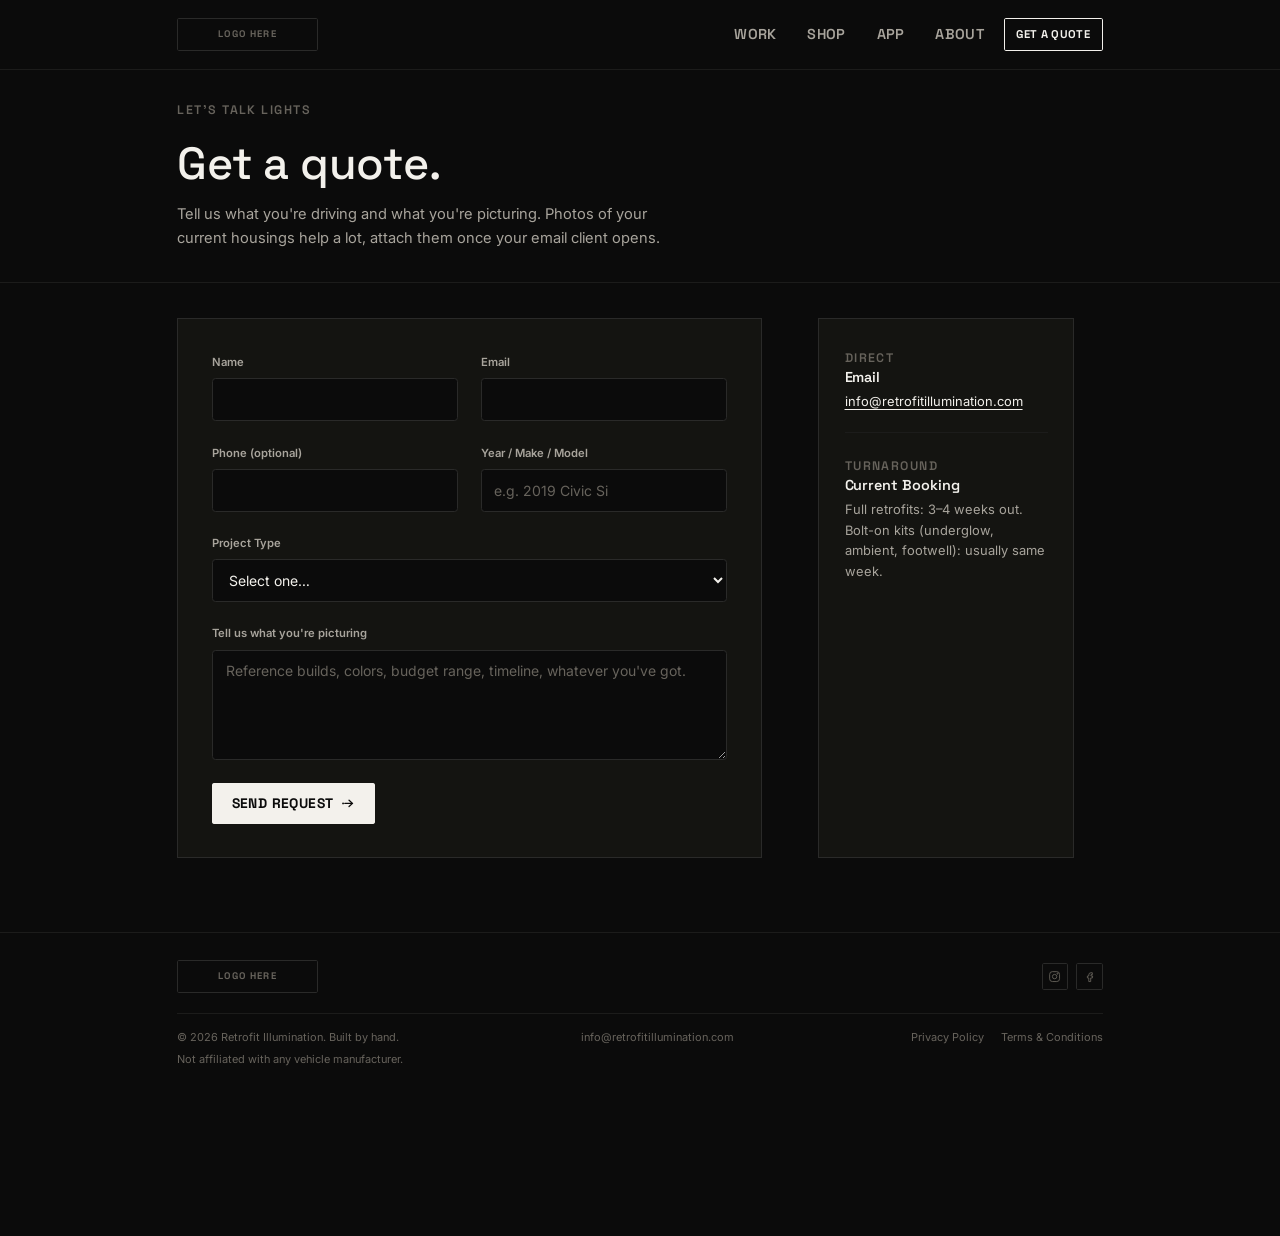
<file: contact.html>
<!doctype html>
<html lang="en">
<head>
<meta charset="UTF-8">
<meta name="viewport" content="width=device-width, initial-scale=1.0">
<title>Contact | Retrofit Illumination</title>
<meta name="description" content="Request a quote for a headlight or taillight retrofit, or ask about underglow, ambient, and footwell kits.">
<link rel="icon" href="assets/favicon.svg" type="image/svg+xml">
<link rel="stylesheet" href="css/style.css">
</head>
<body>

<nav class="site-nav">
  <div class="wrap">
    <a href="index.html" class="brand">
      <span class="logo-slot">Logo Here</span>
    </a>
    <div class="nav-cta">
      <div class="nav-links">
        <a href="work.html">Work</a>
        <a href="shop.html">Shop</a>
        <a href="app.html">App</a>
        <a href="about.html">About</a>
      </div>
      <a href="contact.html" class="btn small">Get a Quote</a>
        <button type="button" class="menu-toggle" aria-label="Menu" aria-expanded="false">
          <span class="beams"><span></span><span></span><span></span></span>
        </button>
    </div>
  </div>
  <div class="mobile-menu">
    <div class="wrap">
      <ul>
        <li><a href="work.html">Work</a></li>
        <li><a href="shop.html">Shop</a></li>
        <li><a href="app.html">App</a></li>
        <li><a href="about.html">About</a></li>
      </ul>
    </div>
  </div>
</nav>

<header class="page-head">
  <div class="wrap">
    <span class="kicker">Let's Talk Lights</span>
    <h1>Get a quote.</h1>
    <p class="lede" style="margin-top:1rem;">Tell us what you're driving and what you're picturing. Photos of your current housings help a lot, attach them once your email client opens.</p>
  </div>
</header>

<section style="padding-top:40px;">
  <div class="wrap" style="display:grid; grid-template-columns: 1.3fr .9fr; gap:4rem;">

    <div class="quote-panel">
      <form id="quote-form">
        <div class="field-row">
          <div class="field">
            <label for="name">Name</label>
            <input id="name" name="name" type="text" required>
          </div>
          <div class="field">
            <label for="email">Email</label>
            <input id="email" name="email" type="email" required>
          </div>
        </div>

        <div class="field-row">
          <div class="field">
            <label for="phone">Phone (optional)</label>
            <input id="phone" name="phone" type="tel">
          </div>
          <div class="field">
            <label for="vehicle">Year / Make / Model</label>
            <input id="vehicle" name="vehicle" type="text" placeholder="e.g. 2019 Civic Si" required>
          </div>
        </div>

        <div class="field">
          <label for="project">Project Type</label>
          <select id="project" name="project" required>
            <option value="">Select one…</option>
            <option>Headlight Retrofit</option>
            <option>Taillight Retrofit</option>
            <option>Sequential Strips</option>
            <option>Halo Angel Rings</option>
            <option>Infinity Mirror</option>
            <option>Chrome / Clear Conversion</option>
            <option>Underglow Kit</option>
            <option>Interior Ambient Strips</option>
            <option>Footwell Strips</option>
            <option>App Question</option>
            <option>Not Sure Yet</option>
          </select>
        </div>

        <div class="field">
          <label for="message">Tell us what you're picturing</label>
          <textarea id="message" name="message" rows="5" placeholder="Reference builds, colors, budget range, timeline, whatever you've got."></textarea>
        </div>

        <button type="submit" class="btn btn-fill">Send Request <svg class="icon-beam" viewBox="0 0 20 12" width="16" height="10" fill="none" stroke="currentColor" stroke-width="1.8" stroke-linecap="round" stroke-linejoin="round" aria-hidden="true"><circle cx="1.5" cy="6" r="1.3" fill="currentColor" stroke="none"/><path d="M4 6h11M10 1.5l5 4.5-5 4.5"/></svg></button>
        <p class="form-note" id="form-status"></p>
      </form>
    </div>

    <div class="contact-side">
      <div class="info-block">
        <span class="kicker">Direct</span>
        <h3>Email</h3>
        <p><a href="mailto:info@retrofitillumination.com" style="color:var(--ink);">info@retrofitillumination.com</a></p>
      </div>
      <div class="info-block">
        <span class="kicker">Turnaround</span>
        <h3>Current Booking</h3>
        <p>Full retrofits: 3–4 weeks out.<br>Bolt-on kits (underglow, ambient, footwell): usually same week.</p>
      </div>
    </div>

  </div>
</section>

<footer>
  <div class="wrap">
    <div class="foot-top">
      <div class="foot-brand">
        <a href="index.html" class="brand">
          <span class="logo-slot">Logo Here</span>
        </a>
      </div>
      <div class="foot-social">
        <a href="#" aria-label="Instagram" title="Instagram (coming soon)">
          <svg viewBox="0 0 24 24" fill="none" stroke="currentColor" stroke-width="1.6"><rect x="3" y="3" width="18" height="18" rx="5"/><circle cx="12" cy="12" r="4"/><circle cx="17.3" cy="6.7" r="1"/></svg>
        </a>
        <a href="#" aria-label="Facebook" title="Facebook (coming soon)">
          <svg viewBox="0 0 24 24" fill="none" stroke="currentColor" stroke-width="1.6"><path d="M14.5 8.5H17V5h-2.5A4 4 0 0 0 10.5 9v2H8v3.5h2.5V21h3.5v-6.5H17l.6-3.5h-3.1V9c0-.4.3-.5.6-.5z"/></svg>
        </a>
      </div>
    </div>
    <div class="foot-bottom">
      <div class="foot-copy">
        <span>© 2026 Retrofit Illumination. Built by hand.</span>
        <span>Not affiliated with any vehicle manufacturer.</span>
      </div>
      <span><a href="mailto:info@retrofitillumination.com">info@retrofitillumination.com</a></span>
      <nav class="foot-legal">
        <a href="#" title="Privacy Policy (coming soon)">Privacy Policy</a>
        <a href="#" title="Terms &amp; Conditions (coming soon)">Terms &amp; Conditions</a>
      </nav>
    </div>
  </div>
</footer>

<script src="js/main.js"></script>
</body>
</html>
</file>
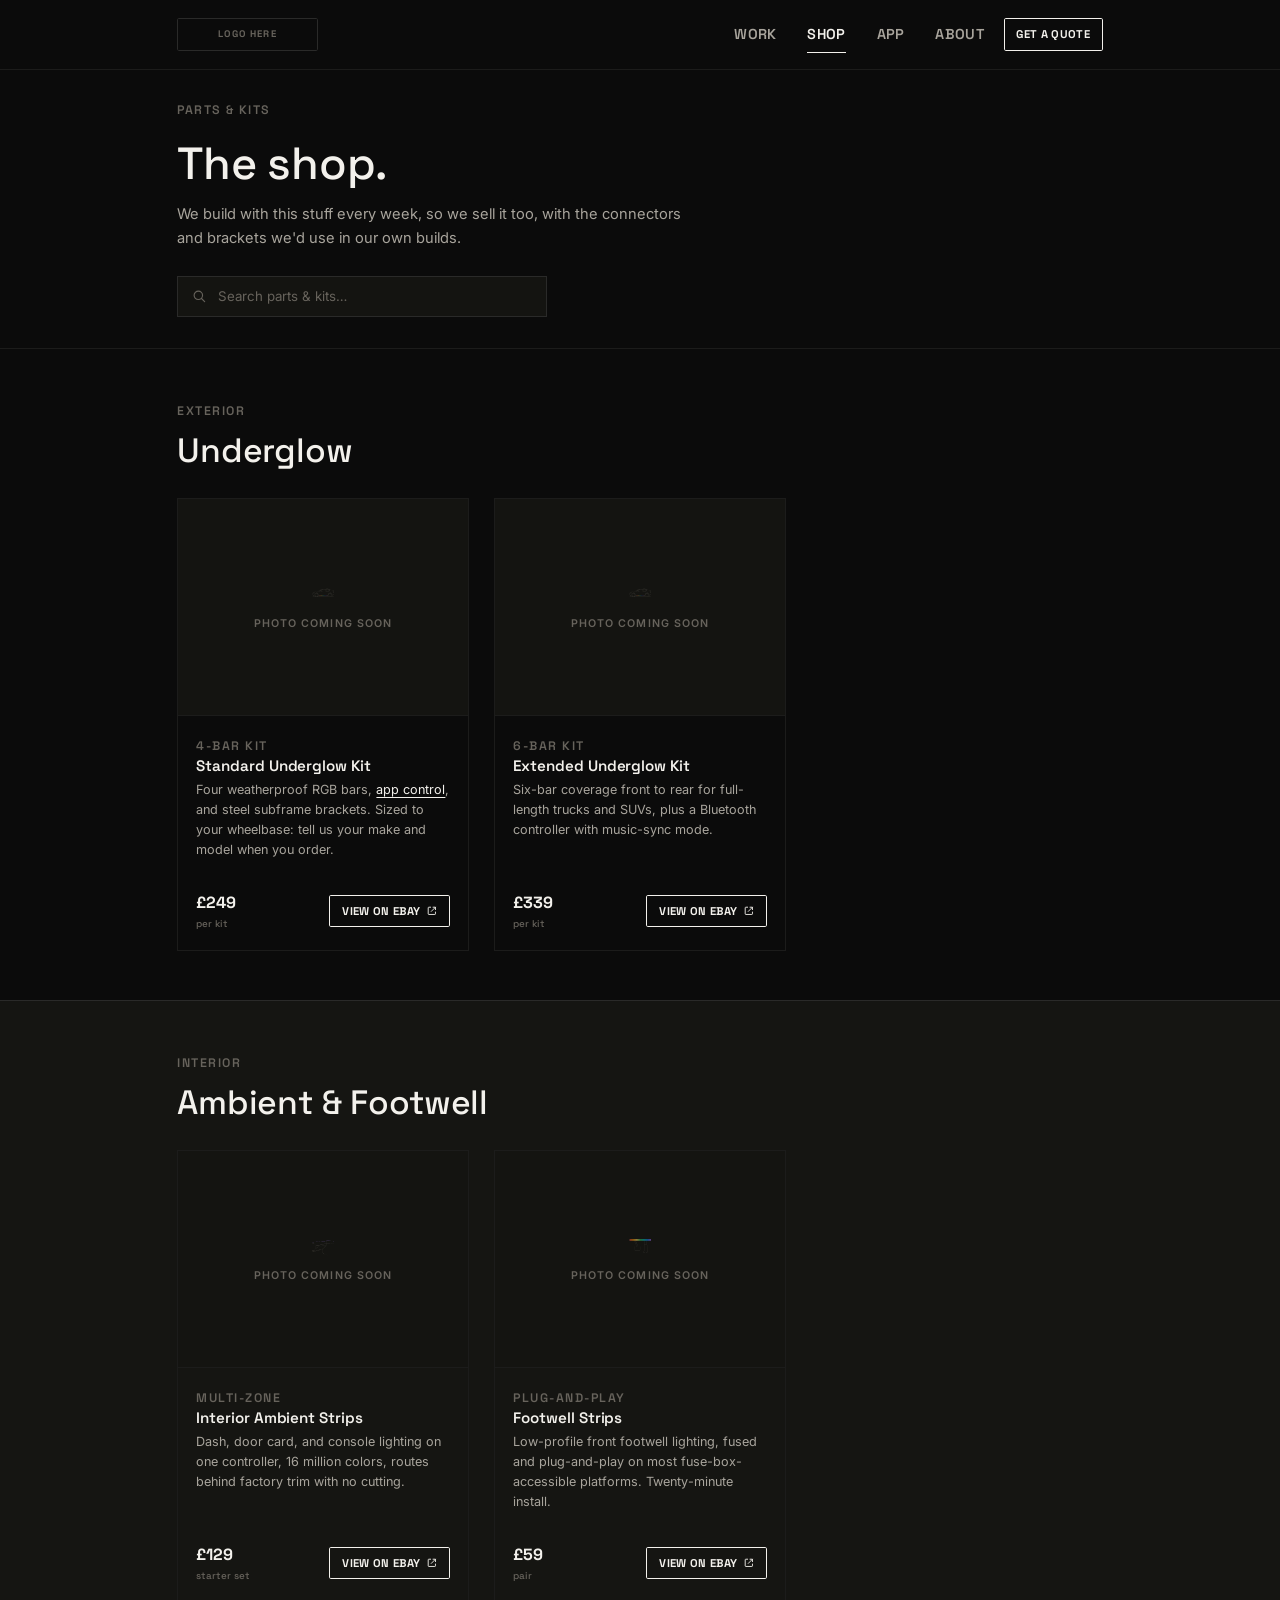
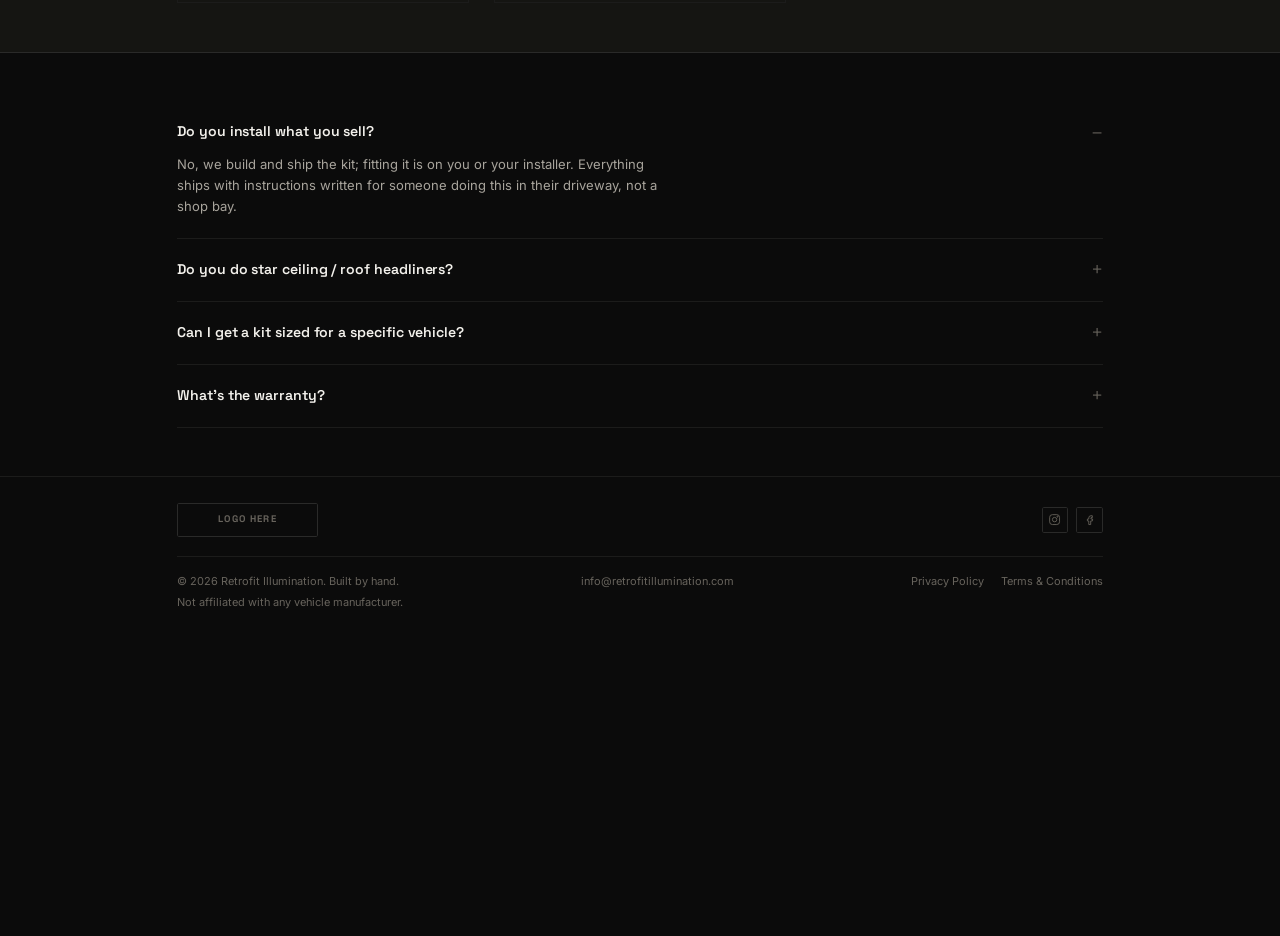
<file: shop.html>
<!doctype html>
<html lang="en">
<head>
<meta charset="UTF-8">
<meta name="viewport" content="width=device-width, initial-scale=1.0">
<title>Shop | Retrofit Illumination</title>
<meta name="description" content="Underglow kits, interior ambient strips, and footwell lighting: the same components that go into our full retrofits, ready to wire in yourself.">
<link rel="icon" href="assets/favicon.svg" type="image/svg+xml">
<link rel="stylesheet" href="css/style.css">
</head>
<body>

<nav class="site-nav">
  <div class="wrap">
    <a href="index.html" class="brand">
      <span class="logo-slot">Logo Here</span>
    </a>
    <div class="nav-cta">
      <div class="nav-links">
        <a href="work.html">Work</a>
        <a href="shop.html" class="is-active">Shop</a>
        <a href="app.html">App</a>
        <a href="about.html">About</a>
      </div>
      <a href="contact.html" class="btn small">Get a Quote</a>
        <button type="button" class="menu-toggle" aria-label="Menu" aria-expanded="false">
          <span class="beams"><span></span><span></span><span></span></span>
        </button>
    </div>
  </div>
  <div class="mobile-menu">
    <div class="wrap">
      <ul>
        <li><a href="work.html">Work</a></li>
        <li><a href="shop.html">Shop</a></li>
        <li><a href="app.html">App</a></li>
        <li><a href="about.html">About</a></li>
      </ul>
    </div>
  </div>
</nav>

<header class="page-head">
  <div class="wrap">
    <span class="kicker">Parts &amp; Kits</span>
    <h1>The shop.</h1>
    <p class="lede" style="margin-top:1rem;">We build with this stuff every week, so we sell it too, with the connectors and brackets we'd use in our own builds.</p>
    <div class="shop-search">
      <svg viewBox="0 0 20 20" width="16" height="16" fill="none" stroke="currentColor" stroke-width="1.6"><circle cx="9" cy="9" r="6"/><path d="m18 18-4.5-4.5" stroke-linecap="round"/></svg>
      <input type="text" id="shop-search" placeholder="Search parts &amp; kits…" aria-label="Search shop">
    </div>
  </div>
</header>

<section class="shop-section">
  <div class="wrap">
    <div class="sec-head">
      <span class="kicker">Exterior</span>
      <h2>Underglow</h2>
    </div>

    <div class="prod-grid">
      <div class="prod-card">
        <div class="placeholder-img">
          <div class="ph-label">
            <svg viewBox="0 0 256 256"><g transform="translate(0.000000,256.000000) scale(0.100000,-0.100000)"><path fill="currentColor" d="M 1325.0,1690.0 C 1170.0,1673.0 1022.0,1615.0 820.0,1495.0 C 726.0,1438.0 724.0,1438.0 572.0,1414.0 C 148.0,1348.0 68.0,1292.0 73.0,1069.0 L 75.0,985.0 L 112.0,967.0 C 135.0,956.0 175.0,948.0 220.0,947.0 L 291.0,945.0 L 295.0,1004.0 C 303.0,1127.0 378.0,1210.0 490.0,1218.0 C 638.0,1229.0 742.0,1120.0 728.0,970.0 C 723.0,920.0 723.0,920.0 753.0,920.0 C 772.0,920.0 789.0,912.0 802.0,895.0 L 821.0,870.0 L 1261.0,870.0 L 1701.0,870.0 L 1724.0,895.0 C 1737.0,909.0 1758.0,920.0 1772.0,920.0 C 1796.0,920.0 1797.0,922.0 1797.0,988.0 C 1797.0,1129.0 1886.0,1223.0 2016.0,1222.0 C 2130.0,1221.0 2230.0,1124.0 2230.0,1015.0 C 2230.0,994.0 2236.0,977.0 2243.0,974.0 C 2269.0,964.0 2443.0,1009.0 2467.0,1032.0 C 2509.0,1072.0 2527.0,1205.0 2494.0,1241.0 C 2485.0,1251.0 2470.0,1304.0 2459.0,1361.0 C 2449.0,1416.0 2439.0,1465.0 2436.0,1468.0 C 2432.0,1471.0 2384.0,1479.0 2327.0,1485.0 C 2237.0,1496.0 2211.0,1503.0 2100.0,1554.0 C 1943.0,1626.0 1826.0,1666.0 1730.0,1679.0 C 1620.0,1693.0 1405.0,1700.0 1325.0,1690.0 M 1655.0,1669.0 C 1797.0,1655.0 1898.0,1625.0 2075.0,1544.0 C 2205.0,1486.0 2230.0,1478.0 2322.0,1467.0 C 2421.0,1455.0 2425.0,1454.0 2425.0,1430.0 C 2425.0,1410.0 2419.0,1405.0 2386.0,1398.0 C 2324.0,1385.0 2317.0,1375.0 2340.0,1329.0 C 2362.0,1286.0 2385.0,1270.0 2427.0,1270.0 C 2475.0,1269.0 2493.0,1232.0 2488.0,1143.0 C 2482.0,1048.0 2468.0,1034.0 2364.0,1009.0 C 2253.0,983.0 2253.0,983.0 2245.0,1033.0 C 2195.0,1330.0 1780.0,1291.0 1780.0,989.0 C 1780.0,933.0 1761.0,920.0 1723.0,950.0 C 1698.0,969.0 1682.0,970.0 1260.0,970.0 C 833.0,970.0 823.0,970.0 805.0,950.0 C 794.0,938.0 777.0,930.0 766.0,932.0 C 747.0,935.0 744.0,944.0 740.0,1011.0 C 734.0,1097.0 707.0,1149.0 648.0,1193.0 C 501.0,1303.0 294.0,1203.0 282.0,1016.0 L 278.0,954.0 L 216.0,962.0 C 183.0,967.0 141.0,975.0 124.0,981.0 L 92.0,991.0 L 92.0,1068.0 C 91.0,1179.0 92.0,1180.0 153.0,1180.0 C 209.0,1180.0 269.0,1211.0 290.0,1250.0 C 307.0,1283.0 294.0,1289.0 222.0,1285.0 L 155.0,1280.0 L 207.0,1306.0 C 275.0,1339.0 421.0,1374.0 590.0,1399.0 L 725.0,1418.0 L 840.0,1486.0 C 1148.0,1666.0 1314.0,1703.0 1655.0,1669.0 M 2447.0,1340.0 L 2457.0,1290.0 L 2424.0,1290.0 C 2400.0,1290.0 2385.0,1298.0 2366.0,1321.0 C 2332.0,1361.0 2333.0,1367.0 2373.0,1379.0 C 2432.0,1396.0 2437.0,1394.0 2447.0,1340.0 M 280.0,1260.0 C 280.0,1237.0 205.0,1200.0 158.0,1200.0 C 106.0,1200.0 102.0,1204.0 125.0,1237.0 C 140.0,1258.0 163.0,1264.0 248.0,1268.0 C 265.0,1269.0 280.0,1266.0 280.0,1260.0 M 1701.0,950.0 C 1721.0,939.0 1727.0,905.0 1711.0,895.0 C 1692.0,884.0 828.0,889.0 814.0,901.0 C 796.0,916.0 796.0,925.0 816.0,944.0 C 830.0,958.0 883.0,960.0 1256.0,960.0 C 1530.0,960.0 1688.0,956.0 1701.0,950.0 M 1285.0,1630.0 C 1162.0,1610.0 1052.0,1566.0 920.0,1483.0 C 867.0,1449.0 800.0,1392.0 800.0,1381.0 C 800.0,1375.0 1180.0,1390.0 1416.0,1405.0 L 1527.0,1412.0 L 1539.0,1493.0 C 1556.0,1606.0 1560.0,1620.0 1577.0,1620.0 C 1587.0,1620.0 1589.0,1612.0 1585.0,1588.0 C 1569.0,1489.0 1560.0,1417.0 1563.0,1413.0 C 1566.0,1411.0 1652.0,1414.0 1756.0,1420.0 C 1933.0,1430.0 1946.0,1432.0 1962.0,1453.0 C 1984.0,1481.0 1984.0,1493.0 1962.0,1513.0 C 1935.0,1538.0 1803.0,1596.0 1730.0,1615.0 C 1653.0,1635.0 1377.0,1644.0 1285.0,1630.0 M 1540.0,1602.0 C 1540.0,1585.0 1525.0,1491.0 1515.0,1445.0 C 1511.0,1425.0 1500.0,1424.0 1223.0,1412.0 C 1065.0,1405.0 908.0,1397.0 875.0,1394.0 L 815.0,1388.0 L 865.0,1425.0 C 1054.0,1564.0 1208.0,1618.0 1423.0,1619.0 C 1530.0,1620.0 1540.0,1618.0 1540.0,1602.0 M 1735.0,1594.0 C 1816.0,1575.0 1960.0,1505.0 1960.0,1486.0 C 1960.0,1452.0 1919.0,1442.0 1746.0,1436.0 L 1577.0,1429.0 L 1583.0,1467.0 C 1587.0,1488.0 1592.0,1531.0 1596.0,1563.0 L 1603.0,1620.0 L 1639.0,1614.0 C 1659.0,1611.0 1702.0,1602.0 1735.0,1594.0 M 415.0,1165.0 C 349.0,1121.0 325.0,1078.0 325.0,1000.0 C 325.0,922.0 357.0,862.0 415.0,833.0 C 449.0,815.0 448.0,815.0 264.0,815.0 C 162.0,815.0 76.0,812.0 73.0,808.0 C 71.0,803.0 619.0,800.0 1291.0,800.0 C 1963.0,800.0 2511.0,803.0 2507.0,806.0 C 2504.0,810.0 2403.0,813.0 2284.0,813.0 C 2089.0,813.0 2071.0,815.0 2096.0,828.0 C 2167.0,864.0 2203.0,920.0 2203.0,995.0 C 2203.0,1106.0 2121.0,1190.0 2015.0,1190.0 C 1821.0,1190.0 1749.0,935.0 1914.0,835.0 L 1948.0,814.0 L 1259.0,815.0 C 667.0,815.0 575.0,817.0 598.0,829.0 C 721.0,891.0 736.0,1071.0 625.0,1156.0 C 569.0,1198.0 472.0,1202.0 415.0,1165.0 M 587.0,1161.0 C 661.0,1127.0 703.0,1035.0 681.0,953.0 C 640.0,802.0 441.0,774.0 363.0,908.0 C 273.0,1061.0 426.0,1234.0 587.0,1161.0 M 2086.0,1161.0 C 2225.0,1098.0 2223.0,900.0 2082.0,838.0 C 1964.0,785.0 1840.0,868.0 1840.0,999.0 C 1840.0,1133.0 1966.0,1216.0 2086.0,1161.0 M 455.0,1114.0 C 392.0,1083.0 366.0,1012.0 393.0,947.0 C 433.0,853.0 566.0,844.0 620.0,933.0 C 685.0,1040.0 566.0,1171.0 455.0,1114.0 M 583.0,1089.0 C 670.0,1021.0 608.0,868.0 500.0,884.0 C 357.0,906.0 365.0,1110.0 509.0,1110.0 C 543.0,1110.0 565.0,1104.0 583.0,1089.0 M 1951.0,1113.0 C 1929.0,1102.0 1911.0,1082.0 1899.0,1056.0 C 1876.0,1004.0 1876.0,995.0 1900.0,945.0 C 1945.0,851.0 2059.0,843.0 2117.0,929.0 C 2191.0,1039.0 2071.0,1172.0 1951.0,1113.0 M 2078.0,1094.0 C 2091.0,1085.0 2108.0,1062.0 2117.0,1043.0 C 2155.0,950.0 2071.0,858.0 1975.0,890.0 C 1889.0,918.0 1873.0,1059.0 1952.0,1097.0 C 2004.0,1123.0 2035.0,1122.0 2078.0,1094.0"/><path fill="#ff3b30" d="M 830.0,920.0 C 830.0,903.0 837.0,900.0 880.0,900.0 C 923.0,900.0 930.0,903.0 930.0,920.0 C 930.0,937.0 923.0,940.0 880.0,940.0 C 837.0,940.0 830.0,937.0 830.0,920.0"/><path fill="#ff9500" d="M 940.0,920.0 C 940.0,903.0 947.0,900.0 990.0,900.0 C 1033.0,900.0 1040.0,903.0 1040.0,920.0 C 1040.0,937.0 1033.0,940.0 990.0,940.0 C 947.0,940.0 940.0,937.0 940.0,920.0"/><path fill="#ffe066" d="M 1050.0,920.0 C 1050.0,903.0 1057.0,900.0 1100.0,900.0 C 1143.0,900.0 1150.0,903.0 1150.0,920.0 C 1150.0,937.0 1143.0,940.0 1100.0,940.0 C 1057.0,940.0 1050.0,937.0 1050.0,920.0"/><path fill="#34c759" d="M 1160.0,920.0 C 1160.0,903.0 1167.0,900.0 1204.0,900.0 C 1232.0,900.0 1250.0,905.0 1253.0,914.0 C 1261.0,935.0 1251.0,940.0 1203.0,940.0 C 1167.0,940.0 1160.0,937.0 1160.0,920.0"/><path fill="#00c7c3" d="M 1270.0,919.0 C 1270.0,901.0 1275.0,899.0 1317.0,902.0 C 1353.0,904.0 1366.0,909.0 1368.0,923.0 C 1371.0,937.0 1364.0,940.0 1321.0,940.0 C 1276.0,940.0 1270.0,937.0 1270.0,919.0"/><path fill="#0a84ff" d="M 1380.0,920.0 C 1380.0,903.0 1387.0,900.0 1425.0,900.0 C 1463.0,900.0 1470.0,903.0 1470.0,920.0 C 1470.0,937.0 1463.0,940.0 1425.0,940.0 C 1387.0,940.0 1380.0,937.0 1380.0,920.0"/><path fill="#5e5ce6" d="M 1490.0,920.0 C 1490.0,903.0 1497.0,900.0 1535.0,900.0 C 1573.0,900.0 1580.0,903.0 1580.0,920.0 C 1580.0,937.0 1573.0,940.0 1535.0,940.0 C 1497.0,940.0 1490.0,937.0 1490.0,920.0"/><path fill="#bf5af2" d="M 1600.0,919.0 C 1600.0,901.0 1605.0,899.0 1647.0,902.0 C 1683.0,904.0 1696.0,909.0 1698.0,923.0 C 1701.0,937.0 1694.0,940.0 1651.0,940.0 C 1606.0,940.0 1600.0,937.0 1600.0,919.0"/></g></svg>
            Photo coming soon
          </div>
        </div>
        <div class="prod-card-body">
          <span class="kicker">4-Bar Kit</span>
          <h3>Standard Underglow Kit</h3>
          <p>Four weatherproof RGB bars, <a href="app.html">app control</a>, and steel subframe brackets. Sized to your wheelbase: tell us your make and model when you order.</p>
        </div>
        <div class="prod-cta">
          <div class="price">£249<small>per kit</small></div>
          <a href="#" class="btn small" title="eBay listing coming soon">View on eBay <svg viewBox="0 0 16 16" width="11" height="11" fill="none" stroke="currentColor" stroke-width="1.5" stroke-linecap="round" stroke-linejoin="round"><path d="M6 2H3a1 1 0 0 0-1 1v10a1 1 0 0 0 1 1h10a1 1 0 0 0 1-1v-3"/><path d="M10 2h4v4M14 2 7 9"/></svg></a>
        </div>
      </div>

      <div class="prod-card">
        <div class="placeholder-img">
          <div class="ph-label">
            <svg viewBox="0 0 256 256"><g transform="translate(0.000000,256.000000) scale(0.100000,-0.100000)"><path fill="currentColor" d="M 1325.0,1690.0 C 1170.0,1673.0 1022.0,1615.0 820.0,1495.0 C 726.0,1438.0 724.0,1438.0 572.0,1414.0 C 148.0,1348.0 68.0,1292.0 73.0,1069.0 L 75.0,985.0 L 112.0,967.0 C 135.0,956.0 175.0,948.0 220.0,947.0 L 291.0,945.0 L 295.0,1004.0 C 303.0,1127.0 378.0,1210.0 490.0,1218.0 C 638.0,1229.0 742.0,1120.0 728.0,970.0 C 723.0,920.0 723.0,920.0 753.0,920.0 C 772.0,920.0 789.0,912.0 802.0,895.0 L 821.0,870.0 L 1261.0,870.0 L 1701.0,870.0 L 1724.0,895.0 C 1737.0,909.0 1758.0,920.0 1772.0,920.0 C 1796.0,920.0 1797.0,922.0 1797.0,988.0 C 1797.0,1129.0 1886.0,1223.0 2016.0,1222.0 C 2130.0,1221.0 2230.0,1124.0 2230.0,1015.0 C 2230.0,994.0 2236.0,977.0 2243.0,974.0 C 2269.0,964.0 2443.0,1009.0 2467.0,1032.0 C 2509.0,1072.0 2527.0,1205.0 2494.0,1241.0 C 2485.0,1251.0 2470.0,1304.0 2459.0,1361.0 C 2449.0,1416.0 2439.0,1465.0 2436.0,1468.0 C 2432.0,1471.0 2384.0,1479.0 2327.0,1485.0 C 2237.0,1496.0 2211.0,1503.0 2100.0,1554.0 C 1943.0,1626.0 1826.0,1666.0 1730.0,1679.0 C 1620.0,1693.0 1405.0,1700.0 1325.0,1690.0 M 1655.0,1669.0 C 1797.0,1655.0 1898.0,1625.0 2075.0,1544.0 C 2205.0,1486.0 2230.0,1478.0 2322.0,1467.0 C 2421.0,1455.0 2425.0,1454.0 2425.0,1430.0 C 2425.0,1410.0 2419.0,1405.0 2386.0,1398.0 C 2324.0,1385.0 2317.0,1375.0 2340.0,1329.0 C 2362.0,1286.0 2385.0,1270.0 2427.0,1270.0 C 2475.0,1269.0 2493.0,1232.0 2488.0,1143.0 C 2482.0,1048.0 2468.0,1034.0 2364.0,1009.0 C 2253.0,983.0 2253.0,983.0 2245.0,1033.0 C 2195.0,1330.0 1780.0,1291.0 1780.0,989.0 C 1780.0,933.0 1761.0,920.0 1723.0,950.0 C 1698.0,969.0 1682.0,970.0 1260.0,970.0 C 833.0,970.0 823.0,970.0 805.0,950.0 C 794.0,938.0 777.0,930.0 766.0,932.0 C 747.0,935.0 744.0,944.0 740.0,1011.0 C 734.0,1097.0 707.0,1149.0 648.0,1193.0 C 501.0,1303.0 294.0,1203.0 282.0,1016.0 L 278.0,954.0 L 216.0,962.0 C 183.0,967.0 141.0,975.0 124.0,981.0 L 92.0,991.0 L 92.0,1068.0 C 91.0,1179.0 92.0,1180.0 153.0,1180.0 C 209.0,1180.0 269.0,1211.0 290.0,1250.0 C 307.0,1283.0 294.0,1289.0 222.0,1285.0 L 155.0,1280.0 L 207.0,1306.0 C 275.0,1339.0 421.0,1374.0 590.0,1399.0 L 725.0,1418.0 L 840.0,1486.0 C 1148.0,1666.0 1314.0,1703.0 1655.0,1669.0 M 2447.0,1340.0 L 2457.0,1290.0 L 2424.0,1290.0 C 2400.0,1290.0 2385.0,1298.0 2366.0,1321.0 C 2332.0,1361.0 2333.0,1367.0 2373.0,1379.0 C 2432.0,1396.0 2437.0,1394.0 2447.0,1340.0 M 280.0,1260.0 C 280.0,1237.0 205.0,1200.0 158.0,1200.0 C 106.0,1200.0 102.0,1204.0 125.0,1237.0 C 140.0,1258.0 163.0,1264.0 248.0,1268.0 C 265.0,1269.0 280.0,1266.0 280.0,1260.0 M 1701.0,950.0 C 1721.0,939.0 1727.0,905.0 1711.0,895.0 C 1692.0,884.0 828.0,889.0 814.0,901.0 C 796.0,916.0 796.0,925.0 816.0,944.0 C 830.0,958.0 883.0,960.0 1256.0,960.0 C 1530.0,960.0 1688.0,956.0 1701.0,950.0 M 1285.0,1630.0 C 1162.0,1610.0 1052.0,1566.0 920.0,1483.0 C 867.0,1449.0 800.0,1392.0 800.0,1381.0 C 800.0,1375.0 1180.0,1390.0 1416.0,1405.0 L 1527.0,1412.0 L 1539.0,1493.0 C 1556.0,1606.0 1560.0,1620.0 1577.0,1620.0 C 1587.0,1620.0 1589.0,1612.0 1585.0,1588.0 C 1569.0,1489.0 1560.0,1417.0 1563.0,1413.0 C 1566.0,1411.0 1652.0,1414.0 1756.0,1420.0 C 1933.0,1430.0 1946.0,1432.0 1962.0,1453.0 C 1984.0,1481.0 1984.0,1493.0 1962.0,1513.0 C 1935.0,1538.0 1803.0,1596.0 1730.0,1615.0 C 1653.0,1635.0 1377.0,1644.0 1285.0,1630.0 M 1540.0,1602.0 C 1540.0,1585.0 1525.0,1491.0 1515.0,1445.0 C 1511.0,1425.0 1500.0,1424.0 1223.0,1412.0 C 1065.0,1405.0 908.0,1397.0 875.0,1394.0 L 815.0,1388.0 L 865.0,1425.0 C 1054.0,1564.0 1208.0,1618.0 1423.0,1619.0 C 1530.0,1620.0 1540.0,1618.0 1540.0,1602.0 M 1735.0,1594.0 C 1816.0,1575.0 1960.0,1505.0 1960.0,1486.0 C 1960.0,1452.0 1919.0,1442.0 1746.0,1436.0 L 1577.0,1429.0 L 1583.0,1467.0 C 1587.0,1488.0 1592.0,1531.0 1596.0,1563.0 L 1603.0,1620.0 L 1639.0,1614.0 C 1659.0,1611.0 1702.0,1602.0 1735.0,1594.0 M 415.0,1165.0 C 349.0,1121.0 325.0,1078.0 325.0,1000.0 C 325.0,922.0 357.0,862.0 415.0,833.0 C 449.0,815.0 448.0,815.0 264.0,815.0 C 162.0,815.0 76.0,812.0 73.0,808.0 C 71.0,803.0 619.0,800.0 1291.0,800.0 C 1963.0,800.0 2511.0,803.0 2507.0,806.0 C 2504.0,810.0 2403.0,813.0 2284.0,813.0 C 2089.0,813.0 2071.0,815.0 2096.0,828.0 C 2167.0,864.0 2203.0,920.0 2203.0,995.0 C 2203.0,1106.0 2121.0,1190.0 2015.0,1190.0 C 1821.0,1190.0 1749.0,935.0 1914.0,835.0 L 1948.0,814.0 L 1259.0,815.0 C 667.0,815.0 575.0,817.0 598.0,829.0 C 721.0,891.0 736.0,1071.0 625.0,1156.0 C 569.0,1198.0 472.0,1202.0 415.0,1165.0 M 587.0,1161.0 C 661.0,1127.0 703.0,1035.0 681.0,953.0 C 640.0,802.0 441.0,774.0 363.0,908.0 C 273.0,1061.0 426.0,1234.0 587.0,1161.0 M 2086.0,1161.0 C 2225.0,1098.0 2223.0,900.0 2082.0,838.0 C 1964.0,785.0 1840.0,868.0 1840.0,999.0 C 1840.0,1133.0 1966.0,1216.0 2086.0,1161.0 M 455.0,1114.0 C 392.0,1083.0 366.0,1012.0 393.0,947.0 C 433.0,853.0 566.0,844.0 620.0,933.0 C 685.0,1040.0 566.0,1171.0 455.0,1114.0 M 583.0,1089.0 C 670.0,1021.0 608.0,868.0 500.0,884.0 C 357.0,906.0 365.0,1110.0 509.0,1110.0 C 543.0,1110.0 565.0,1104.0 583.0,1089.0 M 1951.0,1113.0 C 1929.0,1102.0 1911.0,1082.0 1899.0,1056.0 C 1876.0,1004.0 1876.0,995.0 1900.0,945.0 C 1945.0,851.0 2059.0,843.0 2117.0,929.0 C 2191.0,1039.0 2071.0,1172.0 1951.0,1113.0 M 2078.0,1094.0 C 2091.0,1085.0 2108.0,1062.0 2117.0,1043.0 C 2155.0,950.0 2071.0,858.0 1975.0,890.0 C 1889.0,918.0 1873.0,1059.0 1952.0,1097.0 C 2004.0,1123.0 2035.0,1122.0 2078.0,1094.0"/><path fill="#ff3b30" d="M 830.0,920.0 C 830.0,903.0 837.0,900.0 880.0,900.0 C 923.0,900.0 930.0,903.0 930.0,920.0 C 930.0,937.0 923.0,940.0 880.0,940.0 C 837.0,940.0 830.0,937.0 830.0,920.0"/><path fill="#ff9500" d="M 940.0,920.0 C 940.0,903.0 947.0,900.0 990.0,900.0 C 1033.0,900.0 1040.0,903.0 1040.0,920.0 C 1040.0,937.0 1033.0,940.0 990.0,940.0 C 947.0,940.0 940.0,937.0 940.0,920.0"/><path fill="#ffe066" d="M 1050.0,920.0 C 1050.0,903.0 1057.0,900.0 1100.0,900.0 C 1143.0,900.0 1150.0,903.0 1150.0,920.0 C 1150.0,937.0 1143.0,940.0 1100.0,940.0 C 1057.0,940.0 1050.0,937.0 1050.0,920.0"/><path fill="#34c759" d="M 1160.0,920.0 C 1160.0,903.0 1167.0,900.0 1204.0,900.0 C 1232.0,900.0 1250.0,905.0 1253.0,914.0 C 1261.0,935.0 1251.0,940.0 1203.0,940.0 C 1167.0,940.0 1160.0,937.0 1160.0,920.0"/><path fill="#00c7c3" d="M 1270.0,919.0 C 1270.0,901.0 1275.0,899.0 1317.0,902.0 C 1353.0,904.0 1366.0,909.0 1368.0,923.0 C 1371.0,937.0 1364.0,940.0 1321.0,940.0 C 1276.0,940.0 1270.0,937.0 1270.0,919.0"/><path fill="#0a84ff" d="M 1380.0,920.0 C 1380.0,903.0 1387.0,900.0 1425.0,900.0 C 1463.0,900.0 1470.0,903.0 1470.0,920.0 C 1470.0,937.0 1463.0,940.0 1425.0,940.0 C 1387.0,940.0 1380.0,937.0 1380.0,920.0"/><path fill="#5e5ce6" d="M 1490.0,920.0 C 1490.0,903.0 1497.0,900.0 1535.0,900.0 C 1573.0,900.0 1580.0,903.0 1580.0,920.0 C 1580.0,937.0 1573.0,940.0 1535.0,940.0 C 1497.0,940.0 1490.0,937.0 1490.0,920.0"/><path fill="#bf5af2" d="M 1600.0,919.0 C 1600.0,901.0 1605.0,899.0 1647.0,902.0 C 1683.0,904.0 1696.0,909.0 1698.0,923.0 C 1701.0,937.0 1694.0,940.0 1651.0,940.0 C 1606.0,940.0 1600.0,937.0 1600.0,919.0"/></g></svg>
            Photo coming soon
          </div>
        </div>
        <div class="prod-card-body">
          <span class="kicker">6-Bar Kit</span>
          <h3>Extended Underglow Kit</h3>
          <p>Six-bar coverage front to rear for full-length trucks and SUVs, plus a Bluetooth controller with music-sync mode.</p>
        </div>
        <div class="prod-cta">
          <div class="price">£339<small>per kit</small></div>
          <a href="#" class="btn small" title="eBay listing coming soon">View on eBay <svg viewBox="0 0 16 16" width="11" height="11" fill="none" stroke="currentColor" stroke-width="1.5" stroke-linecap="round" stroke-linejoin="round"><path d="M6 2H3a1 1 0 0 0-1 1v10a1 1 0 0 0 1 1h10a1 1 0 0 0 1-1v-3"/><path d="M10 2h4v4M14 2 7 9"/></svg></a>
        </div>
      </div>
    </div>
  </div>
</section>

<section class="alt shop-section">
  <div class="wrap">
    <div class="sec-head">
      <span class="kicker">Interior</span>
      <h2>Ambient &amp; Footwell</h2>
    </div>

    <div class="prod-grid">
      <div class="prod-card">
        <div class="placeholder-img">
          <div class="ph-label">
            <svg viewBox="0 0 256 256"><g transform="translate(0.000000,256.000000) scale(0.100000,-0.100000)"><path fill="currentColor" d="M 1580.0,1576.0 C 1615.0,1508.0 1639.0,1435.0 1629.0,1425.0 C 1624.0,1421.0 1074.0,1289.0 735.0,1210.0 C 449.0,1144.0 457.0,1147.0 452.0,1132.0 C 445.0,1111.0 488.0,1118.0 835.0,1201.0 C 1560.0,1372.0 1635.0,1390.0 1637.0,1390.0 C 1644.0,1390.0 1639.0,1321.0 1629.0,1287.0 C 1611.0,1220.0 1445.0,994.0 1303.0,842.0 C 1235.0,770.0 1198.0,757.0 1260.0,828.0 C 1493.0,1094.0 1566.0,1207.0 1516.0,1226.0 C 1505.0,1230.0 1010.0,1102.0 744.0,1026.0 C 575.0,977.0 508.0,921.0 411.0,751.0 C 316.0,582.0 288.0,562.0 98.0,520.0 C 44.0,508.0 0.0,495.0 0.0,491.0 C 0.0,480.0 229.0,533.0 266.0,553.0 C 318.0,580.0 356.0,626.0 417.0,733.0 C 489.0,860.0 554.0,931.0 634.0,969.0 C 693.0,997.0 1459.0,1210.0 1500.0,1210.0 C 1511.0,1210.0 1520.0,1205.0 1520.0,1200.0 C 1520.0,1164.0 1426.0,1035.0 1288.0,880.0 C 1204.0,786.0 1189.0,773.0 1140.0,758.0 C 1072.0,737.0 196.0,490.0 83.0,460.0 C 37.0,448.0 0.0,434.0 0.0,429.0 C 0.0,424.0 6.0,423.0 13.0,425.0 C 19.0,427.0 131.0,458.0 260.0,494.0 C 470.0,552.0 1108.0,732.0 1152.0,746.0 C 1169.0,751.0 1169.0,743.0 1164.0,648.0 C 1149.0,413.0 1211.0,275.0 1367.0,196.0 C 1462.0,148.0 1703.0,49.0 1717.0,52.0 C 1725.0,54.0 1678.0,77.0 1613.0,104.0 C 1229.0,263.0 1180.0,318.0 1180.0,594.0 C 1180.0,748.0 1182.0,755.0 1231.0,769.0 C 1262.0,778.0 1289.0,803.0 1370.0,898.0 C 1577.0,1141.0 1650.0,1256.0 1650.0,1342.0 L 1650.0,1390.0 L 1697.0,1390.0 C 1722.0,1390.0 1836.0,1383.0 1949.0,1375.0 C 2062.0,1367.0 2218.0,1355.0 2295.0,1350.0 C 2372.0,1344.0 2463.0,1337.0 2498.0,1334.0 C 2550.0,1329.0 2560.0,1330.0 2560.0,1343.0 C 2560.0,1364.0 2549.0,1365.0 2118.0,1395.0 C 1709.0,1424.0 1654.0,1425.0 1646.0,1408.0 C 1643.0,1401.0 1643.0,1405.0 1645.0,1417.0 C 1652.0,1443.0 1617.0,1549.0 1583.0,1607.0 C 1541.0,1679.0 1539.0,1655.0 1580.0,1576.0 M 63.0,1413.0 C 28.0,1411.0 0.0,1405.0 0.0,1400.0 C 0.0,1396.0 45.0,1394.0 100.0,1397.0 L 200.0,1403.0 L 280.0,1322.0 C 389.0,1211.0 420.0,1161.0 420.0,1094.0 C 420.0,1026.0 370.0,829.0 335.0,760.0 C 276.0,641.0 257.0,627.0 110.0,590.0 C 7.0,565.0 -4.0,561.0 2.0,554.0 C 9.0,547.0 206.0,597.0 239.0,615.0 C 302.0,647.0 364.0,762.0 406.0,925.0 C 444.0,1074.0 443.0,1143.0 403.0,1201.0 C 317.0,1325.0 207.0,1421.0 156.0,1418.0 C 139.0,1417.0 97.0,1415.0 63.0,1413.0"/><path fill="#b388ff" d="M 1725.0,1688.0 C 1654.0,1683.0 1591.0,1675.0 1585.0,1669.0 C 1566.0,1650.0 1597.0,1643.0 1680.0,1651.0 C 1910.0,1671.0 2196.0,1655.0 2443.0,1606.0 C 2551.0,1585.0 2560.0,1584.0 2560.0,1600.0 C 2560.0,1615.0 2539.0,1622.0 2448.0,1639.0 C 2206.0,1685.0 1937.0,1704.0 1725.0,1688.0 M 1220.0,1650.0 C 1005.0,1630.0 379.0,1576.0 175.0,1560.0 C 17.0,1547.0 0.0,1544.0 0.0,1524.0 C 0.0,1512.0 9.0,1510.0 47.0,1515.0 C 74.0,1518.0 383.0,1545.0 735.0,1575.0 C 1087.0,1605.0 1408.0,1632.0 1448.0,1636.0 C 1499.0,1641.0 1520.0,1646.0 1520.0,1656.0 C 1520.0,1674.0 1473.0,1673.0 1220.0,1650.0"/></g></svg>
            Photo coming soon
          </div>
        </div>
        <div class="prod-card-body">
          <span class="kicker">Multi-Zone</span>
          <h3>Interior Ambient Strips</h3>
          <p>Dash, door card, and console lighting on one controller, 16 million colors, routes behind factory trim with no cutting.</p>
        </div>
        <div class="prod-cta">
          <div class="price">£129<small>starter set</small></div>
          <a href="#" class="btn small" title="eBay listing coming soon">View on eBay <svg viewBox="0 0 16 16" width="11" height="11" fill="none" stroke="currentColor" stroke-width="1.5" stroke-linecap="round" stroke-linejoin="round"><path d="M6 2H3a1 1 0 0 0-1 1v10a1 1 0 0 0 1 1h10a1 1 0 0 0 1-1v-3"/><path d="M10 2h4v4M14 2 7 9"/></svg></a>
        </div>
      </div>

      <div class="prod-card">
        <div class="placeholder-img">
          <div class="ph-label">
            <svg viewBox="0 0 256 256"><g transform="translate(0.000000,256.000000) scale(0.100000,-0.100000)"><path fill="currentColor" d="M54 1836 c-36 -30 -39 -86 -6 -119 22 -21 29 -22 271 -25 l249 -3 56 -102 c104 -188 166 -321 194 -422 l28 -100 -110 -5 c-121 -6 -152 -17 -162 -57 -21 -82 32 -330 81 -379 l24 -24 260 0 259 0 26 30 c41 49 68 150 73 275 7 149 8 149 -172 153 l-132 3 -33 127 c-28 107 -48 156 -126 310 -52 100 -94 184 -94 187 0 3 230 5 510 5 l510 0 0 -195 c0 -107 0 -198 0 -202 0 -5 -11 -9 -25 -11 -53 -7 -55 -18 -55 -374 l0 -327 -35 -96 c-36 -100 -36 -125 1 -139 8 -3 90 -6 180 -6 162 0 165 0 189 25 l25 24 0 423 c0 474 1 468 -66 468 l-34 0 0 205 0 205 275 0 276 0 24 25 c34 33 34 87 0 120 l-24 25 -1205 0 -1205 0 -27 -24z m696 -218 c97 -174 161 -316 193 -435 l34 -123 -56 0 -56 0 -29 108 c-27 99 -128 316 -223 480 l-25 42 61 0 60 0 41 -72z m1170 -128 l0 -200 -54 0 c-30 0 -61 -3 -70 -6 -14 -5 -16 16 -16 200 l0 206 70 0 70 0 0 -200z m78 -236 l22 -15 0 -424 c0 -372 -2 -425 -16 -439 -21 -22 -345 -24 -363 -3 -8 11 -2 38 24 113 l35 99 0 327 c0 283 2 329 16 342 22 23 249 23 282 0z m-741 -222 c38 -24 35 -171 -7 -305 -35 -112 -19 -107 -314 -107 l-255 0 -20 26 c-33 42 -62 150 -68 260 -8 143 -33 134 347 134 168 0 310 -4 317 -8z"/></g><defs><linearGradient id="footwellRGB" x1="0" y1="0" x2="1" y2="0"><stop offset="0%" stop-color="#ff3b30"/><stop offset="16%" stop-color="#ff9500"/><stop offset="33%" stop-color="#ffe066"/><stop offset="50%" stop-color="#34c759"/><stop offset="66%" stop-color="#00c7c3"/><stop offset="83%" stop-color="#0a84ff"/><stop offset="100%" stop-color="#bf5af2"/></linearGradient></defs><rect x="6" y="66" width="244" height="22" rx="11" fill="url(#footwellRGB)"/></svg>
            Photo coming soon
          </div>
        </div>
        <div class="prod-card-body">
          <span class="kicker">Plug-and-Play</span>
          <h3>Footwell Strips</h3>
          <p>Low-profile front footwell lighting, fused and plug-and-play on most fuse-box-accessible platforms. Twenty-minute install.</p>
        </div>
        <div class="prod-cta">
          <div class="price">£59<small>pair</small></div>
          <a href="#" class="btn small" title="eBay listing coming soon">View on eBay <svg viewBox="0 0 16 16" width="11" height="11" fill="none" stroke="currentColor" stroke-width="1.5" stroke-linecap="round" stroke-linejoin="round"><path d="M6 2H3a1 1 0 0 0-1 1v10a1 1 0 0 0 1 1h10a1 1 0 0 0 1-1v-3"/><path d="M10 2h4v4M14 2 7 9"/></svg></a>
        </div>
      </div>
    </div>
  </div>
</section>

<section class="tight">
  <div class="wrap">
    <div class="faq-item open">
      <h4>Do you install what you sell?</h4>
      <p>No, we build and ship the kit; fitting it is on you or your installer. Everything ships with instructions written for someone doing this in their driveway, not a shop bay.</p>
    </div>
    <div class="faq-item">
      <h4>Do you do star ceiling / roof headliners?</h4>
      <p>No, that's the one thing we're not offering right now. Everything else on this page, we do.</p>
    </div>
    <div class="faq-item">
      <h4>Can I get a kit sized for a specific vehicle?</h4>
      <p>That's how we sell underglow: send us your year/make/model on the quote form and we'll size the bars and wiring harness to match your car before it ships.</p>
    </div>
    <div class="faq-item">
      <h4>What's the warranty?</h4>
      <p>12 months on any kit we sell, parts and workmanship, as long as it hasn't been opened up or rewired by someone else.</p>
    </div>
  </div>
</section>

<footer>
  <div class="wrap">
    <div class="foot-top">
      <div class="foot-brand">
        <a href="index.html" class="brand">
          <span class="logo-slot">Logo Here</span>
        </a>
      </div>
      <div class="foot-social">
        <a href="#" aria-label="Instagram" title="Instagram (coming soon)">
          <svg viewBox="0 0 24 24" fill="none" stroke="currentColor" stroke-width="1.6"><rect x="3" y="3" width="18" height="18" rx="5"/><circle cx="12" cy="12" r="4"/><circle cx="17.3" cy="6.7" r="1"/></svg>
        </a>
        <a href="#" aria-label="Facebook" title="Facebook (coming soon)">
          <svg viewBox="0 0 24 24" fill="none" stroke="currentColor" stroke-width="1.6"><path d="M14.5 8.5H17V5h-2.5A4 4 0 0 0 10.5 9v2H8v3.5h2.5V21h3.5v-6.5H17l.6-3.5h-3.1V9c0-.4.3-.5.6-.5z"/></svg>
        </a>
      </div>
    </div>
    <div class="foot-bottom">
      <div class="foot-copy">
        <span>© 2026 Retrofit Illumination. Built by hand.</span>
        <span>Not affiliated with any vehicle manufacturer.</span>
      </div>
      <span><a href="mailto:info@retrofitillumination.com">info@retrofitillumination.com</a></span>
      <nav class="foot-legal">
        <a href="#" title="Privacy Policy (coming soon)">Privacy Policy</a>
        <a href="#" title="Terms &amp; Conditions (coming soon)">Terms &amp; Conditions</a>
      </nav>
    </div>
  </div>
</footer>

<script src="js/main.js"></script>
</body>
</html>
</file>
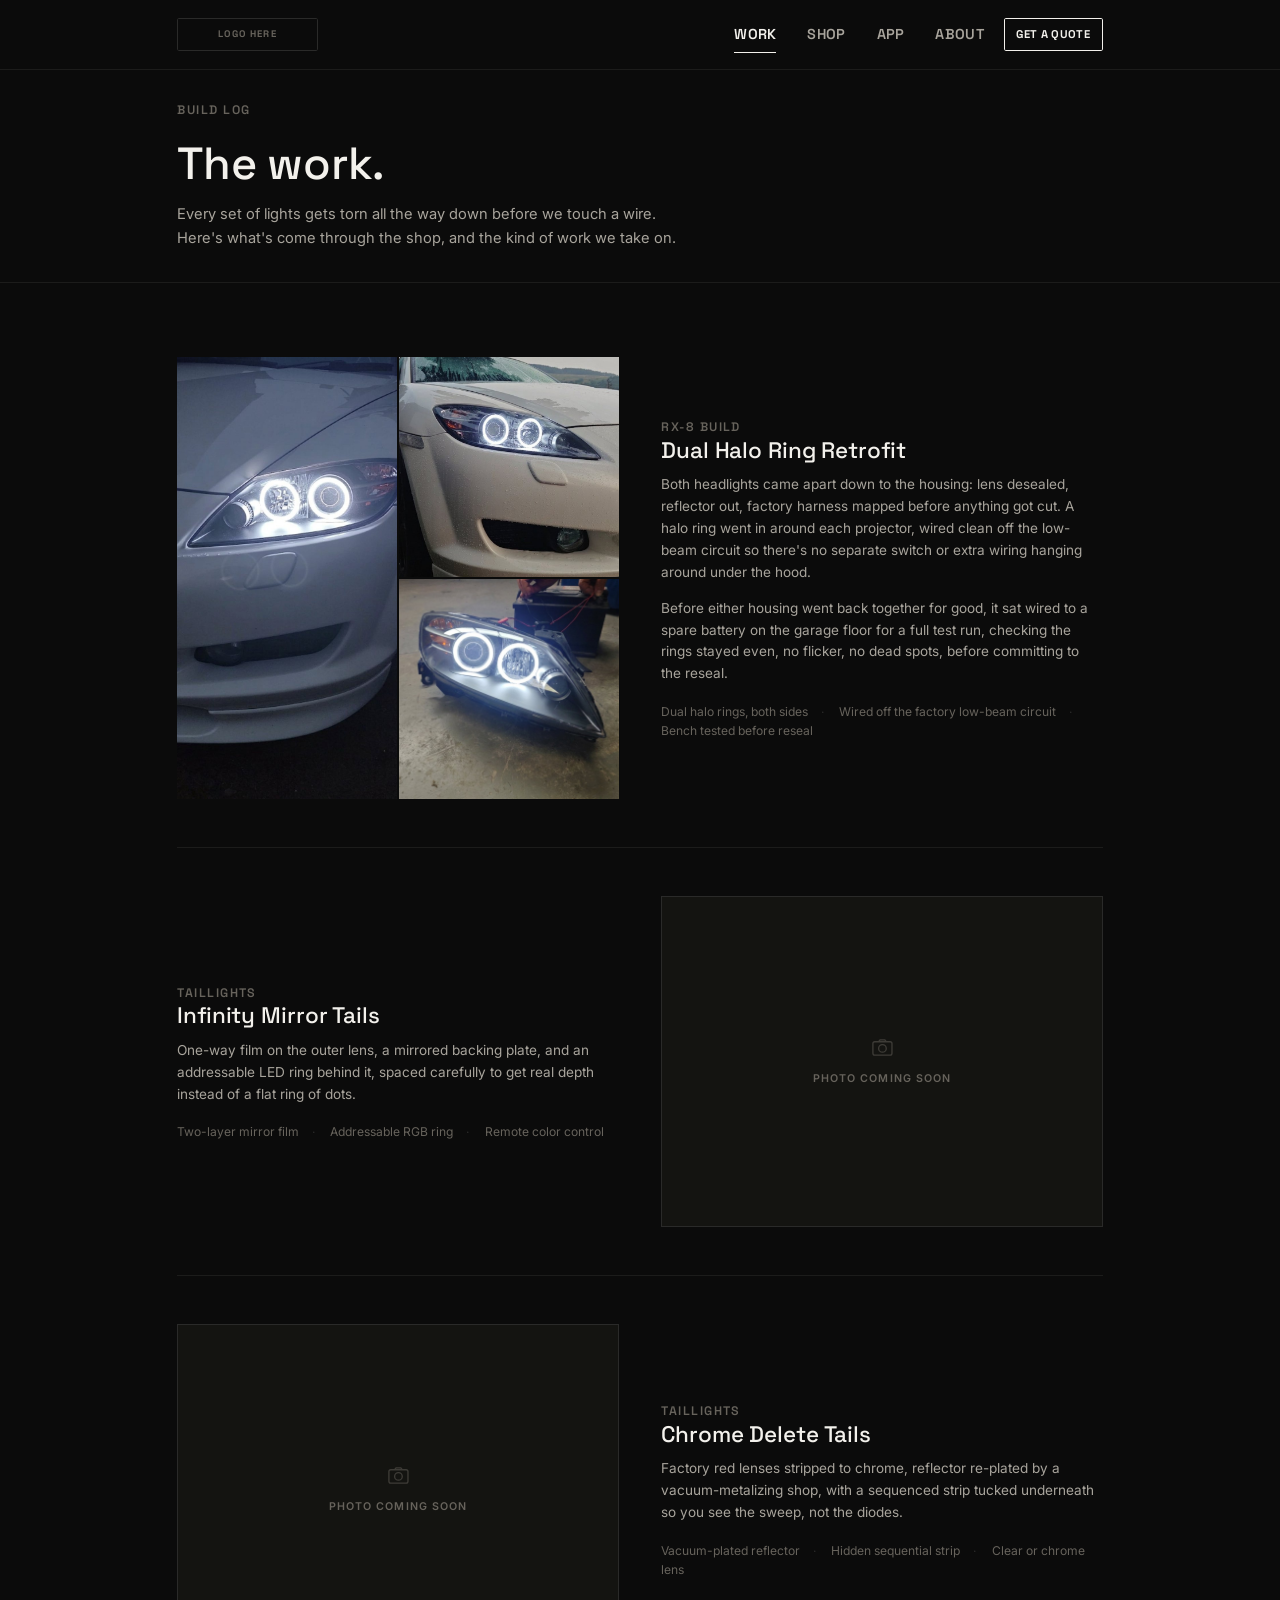
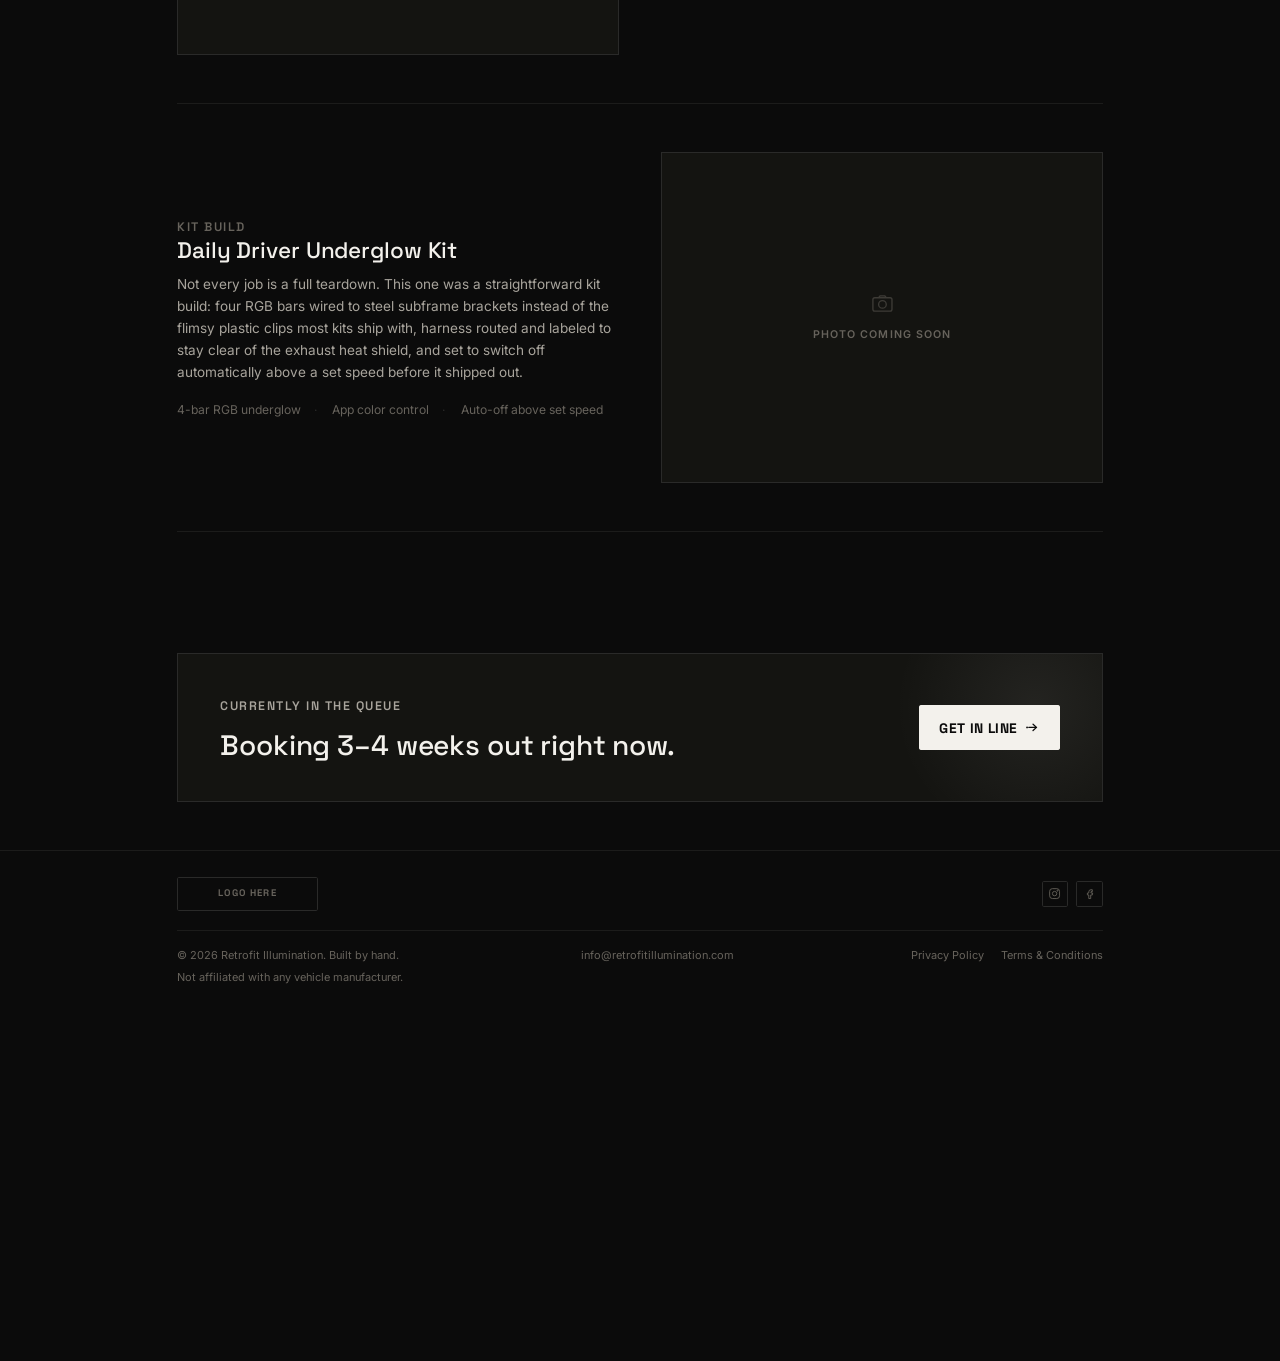
<file: work.html>
<!doctype html>
<html lang="en">
<head>
<meta charset="UTF-8">
<meta name="viewport" content="width=device-width, initial-scale=1.0">
<title>Work | Retrofit Illumination</title>
<meta name="description" content="Headlight and taillight retrofit builds: sequential strips, halo rings, infinity mirrors, and chrome/clear conversions.">
<link rel="icon" href="assets/favicon.svg" type="image/svg+xml">
<link rel="stylesheet" href="css/style.css">
</head>
<body>

<nav class="site-nav">
  <div class="wrap">
    <a href="index.html" class="brand">
      <span class="logo-slot">Logo Here</span>
    </a>
    <div class="nav-cta">
      <div class="nav-links">
        <a href="work.html" class="is-active">Work</a>
        <a href="shop.html">Shop</a>
        <a href="app.html">App</a>
        <a href="about.html">About</a>
      </div>
      <a href="contact.html" class="btn small">Get a Quote</a>
        <button type="button" class="menu-toggle" aria-label="Menu" aria-expanded="false">
          <span class="beams"><span></span><span></span><span></span></span>
        </button>
    </div>
  </div>
  <div class="mobile-menu">
    <div class="wrap">
      <ul>
        <li><a href="work.html">Work</a></li>
        <li><a href="shop.html">Shop</a></li>
        <li><a href="app.html">App</a></li>
        <li><a href="about.html">About</a></li>
      </ul>
    </div>
  </div>
</nav>

<header class="page-head">
  <div class="wrap">
    <span class="kicker">Build Log</span>
    <h1>The work.</h1>
    <p class="lede" style="margin-top:1rem;">Every set of lights gets torn all the way down before we touch a wire. Here's what's come through the shop, and the kind of work we take on.</p>
  </div>
</header>

<section>
  <div class="wrap">

    <div class="feature-row">
      <div class="feature-media">
        <div class="gallery3">
          <img src="assets/work/rx8-offside-closeup.jpg" alt="RX-8 halo headlight lit up at night, close up">
          <img src="assets/work/rx8-driverside-closeup.jpg" alt="RX-8 halo headlight in daylight, close up">
          <img src="assets/work/rx8-benchtest.jpg" alt="RX-8 headlight off the car, wired to a battery for a bench test">
        </div>
      </div>
      <div class="feature-copy">
        <span class="kicker">RX-8 Build</span>
        <h3>Dual Halo Ring Retrofit</h3>
        <p>Both headlights came apart down to the housing: lens desealed, reflector out, factory harness mapped before anything got cut. A halo ring went in around each projector, wired clean off the low-beam circuit so there's no separate switch or extra wiring hanging around under the hood.</p>
        <p>Before either housing went back together for good, it sat wired to a spare battery on the garage floor for a full test run, checking the rings stayed even, no flicker, no dead spots, before committing to the reseal.</p>
        <div class="spec-line">
          <span>Dual halo rings, both sides</span>
          <span>Wired off the factory low-beam circuit</span>
          <span>Bench tested before reseal</span>
        </div>
      </div>
    </div>

    <div class="feature-row">
      <div class="feature-media">
        <div class="placeholder-img">
          <div class="ph-label">
            <svg viewBox="0 0 24 24" fill="none" stroke="currentColor" stroke-width="1.4"><rect x="2" y="6" width="20" height="14" rx="2"/><circle cx="12" cy="13" r="4"/><path d="M8 6l1.5-2h5L16 6"/></svg>
            Photo coming soon
          </div>
        </div>
      </div>
      <div class="feature-copy">
        <span class="kicker">Taillights</span>
        <h3>Infinity Mirror Tails</h3>
        <p>One-way film on the outer lens, a mirrored backing plate, and an addressable LED ring behind it, spaced carefully to get real depth instead of a flat ring of dots.</p>
        <div class="spec-line">
          <span>Two-layer mirror film</span>
          <span>Addressable RGB ring</span>
          <span>Remote color control</span>
        </div>
      </div>
    </div>

    <div class="feature-row">
      <div class="feature-media">
        <div class="placeholder-img">
          <div class="ph-label">
            <svg viewBox="0 0 24 24" fill="none" stroke="currentColor" stroke-width="1.4"><rect x="2" y="6" width="20" height="14" rx="2"/><circle cx="12" cy="13" r="4"/><path d="M8 6l1.5-2h5L16 6"/></svg>
            Photo coming soon
          </div>
        </div>
      </div>
      <div class="feature-copy">
        <span class="kicker">Taillights</span>
        <h3>Chrome Delete Tails</h3>
        <p>Factory red lenses stripped to chrome, reflector re-plated by a vacuum-metalizing shop, with a sequenced strip tucked underneath so you see the sweep, not the diodes.</p>
        <div class="spec-line">
          <span>Vacuum-plated reflector</span>
          <span>Hidden sequential strip</span>
          <span>Clear or chrome lens</span>
        </div>
      </div>
    </div>

    <div class="feature-row">
      <div class="feature-media">
        <div class="placeholder-img">
          <div class="ph-label">
            <svg viewBox="0 0 24 24" fill="none" stroke="currentColor" stroke-width="1.4"><rect x="2" y="6" width="20" height="14" rx="2"/><circle cx="12" cy="13" r="4"/><path d="M8 6l1.5-2h5L16 6"/></svg>
            Photo coming soon
          </div>
        </div>
      </div>
      <div class="feature-copy">
        <span class="kicker">Kit Build</span>
        <h3>Daily Driver Underglow Kit</h3>
        <p>Not every job is a full teardown. This one was a straightforward kit build: four RGB bars wired to steel subframe brackets instead of the flimsy plastic clips most kits ship with, harness routed and labeled to stay clear of the exhaust heat shield, and set to switch off automatically above a set speed before it shipped out.</p>
        <div class="spec-line">
          <span>4-bar RGB underglow</span>
          <span>App color control</span>
          <span>Auto-off above set speed</span>
        </div>
      </div>
    </div>

  </div>
</section>

<section class="tight">
  <div class="wrap">
    <div class="cta-band">
      <div>
        <span class="kicker">Currently In The Queue</span>
        <h2>Booking 3–4 weeks out right now.</h2>
      </div>
      <a href="contact.html" class="btn btn-fill">Get In Line <svg class="icon-beam" viewBox="0 0 20 12" width="16" height="10" fill="none" stroke="currentColor" stroke-width="1.8" stroke-linecap="round" stroke-linejoin="round" aria-hidden="true"><circle cx="1.5" cy="6" r="1.3" fill="currentColor" stroke="none"/><path d="M4 6h11M10 1.5l5 4.5-5 4.5"/></svg></a>
    </div>
  </div>
</section>

<footer>
  <div class="wrap">
    <div class="foot-top">
      <div class="foot-brand">
        <a href="index.html" class="brand">
          <span class="logo-slot">Logo Here</span>
        </a>
      </div>
      <div class="foot-social">
        <a href="#" aria-label="Instagram" title="Instagram (coming soon)">
          <svg viewBox="0 0 24 24" fill="none" stroke="currentColor" stroke-width="1.6"><rect x="3" y="3" width="18" height="18" rx="5"/><circle cx="12" cy="12" r="4"/><circle cx="17.3" cy="6.7" r="1"/></svg>
        </a>
        <a href="#" aria-label="Facebook" title="Facebook (coming soon)">
          <svg viewBox="0 0 24 24" fill="none" stroke="currentColor" stroke-width="1.6"><path d="M14.5 8.5H17V5h-2.5A4 4 0 0 0 10.5 9v2H8v3.5h2.5V21h3.5v-6.5H17l.6-3.5h-3.1V9c0-.4.3-.5.6-.5z"/></svg>
        </a>
      </div>
    </div>
    <div class="foot-bottom">
      <div class="foot-copy">
        <span>© 2026 Retrofit Illumination. Built by hand.</span>
        <span>Not affiliated with any vehicle manufacturer.</span>
      </div>
      <span><a href="mailto:info@retrofitillumination.com">info@retrofitillumination.com</a></span>
      <nav class="foot-legal">
        <a href="#" title="Privacy Policy (coming soon)">Privacy Policy</a>
        <a href="#" title="Terms &amp; Conditions (coming soon)">Terms &amp; Conditions</a>
      </nav>
    </div>
  </div>
</footer>

<script src="js/main.js"></script>
</body>
</html>
</file>
<file: css/style.css>
/* ============================================================
   Retrofit Illumination: house style
   Editorial, monochrome, dark. Typography and photography carry it.
   ============================================================ */

@import url('https://fonts.googleapis.com/css2?family=Space+Grotesk:wght@500;600;700&family=Inter:wght@300;400;500;600;700;800&display=swap');

:root{
  --bg:        #0b0b0b;
  --bg-alt:    #151512;
  --panel:     #141411;
  --line:      #2a2a29;
  --line-soft: #1c1c1b;
  --ink:       #f3f1ec;
  --ink-dim:   #a8a49c;
  --ink-faint: #67635c;

  --font: 'Inter', -apple-system, BlinkMacSystemFont, 'Segoe UI', Helvetica, Arial, sans-serif;
  --font-head: 'Space Grotesk', 'Inter', -apple-system, BlinkMacSystemFont, sans-serif;

  --max: 1180px;
  --edge: clamp(20px, 5vw, 64px);
}

*, *::before, *::after{ box-sizing: border-box; -webkit-tap-highlight-color: transparent !important; }
html{ scroll-behavior: smooth; -webkit-tap-highlight-color: transparent !important; }
body{
  margin:0;
  background: var(--bg);
  color: var(--ink);
  font-family: var(--font);
  font-size: 16px;
  line-height: 1.6;
  -webkit-font-smoothing: antialiased;
  -webkit-tap-highlight-color: transparent !important;
  zoom: 0.88;
}

img{ max-width:100%; display:block; }
a{ color:inherit; text-decoration:none; outline:none; }
a:focus, button:focus, input:focus, select:focus, textarea:focus{ outline: none; }
ul{ margin:0; padding:0; list-style:none; }
h1,h2,h3,h4{ font-family: var(--font-head); font-weight:600; margin:0; letter-spacing:-.005em; line-height:1.12; }
p{ margin:0; }

.wrap{ max-width: var(--max); margin: 0 auto; padding-left: var(--edge); padding-right: var(--edge); }

::selection{ background: rgba(255,255,255,.25); color: var(--ink); }
::-moz-selection{ background: rgba(255,255,255,.25); color: var(--ink); }

/* ---------- utility text ---------- */
.kicker{
  font-family: var(--font-head);
  font-weight: 600;
  font-size: .88rem;
  letter-spacing: .12em;
  text-transform: uppercase;
  color: var(--ink-faint);
}
.lede{ color: var(--ink-dim); font-size: 1.05rem; max-width: 58ch; font-weight:400; }

p a{ text-decoration: underline; text-underline-offset: 3px; color: var(--ink); }
p a:hover{ color: var(--ink-dim); }

/* ---------- nav ---------- */
.site-nav{
  position: sticky; top:0; z-index: 500;
  background: transparent;
  border-bottom: 1px solid transparent;
  transition: background .25s ease, border-color .25s ease, backdrop-filter .25s ease;
}
.site-nav.scrolled{
  background: rgba(11,11,12,.78);
  backdrop-filter: blur(14px);
  -webkit-backdrop-filter: blur(14px);
  border-bottom-color: var(--line-soft);
}
.site-nav > .wrap{
  display:flex; align-items:center; justify-content:space-between;
  height: 78px;
}
.brand{ display:flex; align-items:center; gap:.85rem; }
.logo-slot{
  height: 38px; min-width: 160px;
  padding: 0 16px;
  border: 1px solid var(--line);
  border-radius: 2px;
  display:flex; align-items:center; justify-content:center;
  font-family: var(--font-head);
  font-size: .68rem; font-weight:700; letter-spacing:.14em;
  color: var(--ink-faint); text-transform:uppercase;
  flex-shrink:0;
}
.nav-links{ display:flex; align-items:center; gap:2.2rem; }
.nav-links a{
  font-family: var(--font-head);
  font-weight: 600;
  font-size: 1.02rem;
  letter-spacing: .02em;
  text-transform: uppercase;
  color: var(--ink-dim);
  position: relative;
  padding: .3rem 0;
}
.nav-links a:hover{ color: var(--ink); }
.nav-links a.is-active{ color: var(--ink); }
.nav-links a.is-active::after{
  content:"";
  position:absolute; left:0; right:0; bottom:-3px; height:1px;
  background: var(--ink);
}

.btn{
  font-family: var(--font-head);
  font-weight: 700;
  font-size: .98rem;
  letter-spacing: .03em;
  text-transform: uppercase;
  padding: .75em 1.35em;
  border: 1px solid var(--ink);
  border-radius: 2px;
  color: var(--ink);
  background: transparent;
  display:inline-flex;
  align-items:center;
  gap:.6em;
  transition: background .15s ease, color .15s ease;
  cursor:pointer;
}
.btn:hover{ background: var(--ink); color: var(--bg); }
.btn.btn-fill{ background: var(--ink); color: var(--bg); }
.btn.btn-fill:hover{ background: transparent; color: var(--ink); }
.btn.small{ padding:.55em 1.05em; font-size:.8rem; }

.icon-beam{ flex-shrink:0; transition: transform .15s ease; }
.btn:hover .icon-beam, .link-arrow:hover .icon-beam{ transform: translateX(3px); }

.link-arrow{
  display:inline-flex; align-items:center; gap:.5em;
  font-family: var(--font-head);
  font-weight: 700; font-size: 1.05rem; letter-spacing:.02em; text-transform:uppercase;
  color: var(--ink);
  padding: .78em 0;
  border-bottom: 1px solid transparent;
}
.link-arrow:hover{ border-bottom-color: var(--ink); }

.nav-cta{ display:flex; align-items:center; gap:1.4rem; }

.menu-toggle{
  display:none;
  align-items:center; justify-content:center;
  width: 44px; height: 38px;
  border: 1px solid var(--line);
  border-radius: 2px;
  background: transparent;
  cursor: pointer;
  flex-shrink: 0;
}
.menu-toggle .beams{ position:relative; width:20px; height:14px; }
.menu-toggle .beams span{
  position:absolute; left:0; height:2px; background:var(--ink);
  transition: top .2s ease, width .2s ease, transform .2s ease, opacity .2s ease;
}
.menu-toggle .beams span:nth-child(1){ top:0;   width:13px; }
.menu-toggle .beams span:nth-child(2){ top:6px; width:20px; }
.menu-toggle .beams span:nth-child(3){ top:12px; width:16px; }
.menu-toggle.is-open .beams span:nth-child(1){ top:6px; width:20px; transform:rotate(45deg); }
.menu-toggle.is-open .beams span:nth-child(2){ opacity:0; }
.menu-toggle.is-open .beams span:nth-child(3){ top:6px; width:20px; transform:rotate(-45deg); }

.mobile-menu{
  position: fixed; left:0; right:0; top:78px;
  z-index: 499;
  background: rgba(11,11,12,.97);
  backdrop-filter: blur(14px);
  -webkit-backdrop-filter: blur(14px);
  border-bottom: 1px solid var(--line-soft);
  max-height: 0; overflow: hidden;
  transition: max-height .25s ease;
}
.mobile-menu.is-open{ max-height: calc(100vh - 78px); overflow-y: auto; }
.mobile-menu .wrap{ padding-top:.5rem; padding-bottom:1.6rem; }
.mobile-menu li{ border-bottom: 1px solid var(--line-soft); }
.mobile-menu a{
  display:block; padding: 1rem 0;
  font-family: var(--font-head);
  font-weight: 600; font-size: 1.15rem; letter-spacing:.02em; text-transform:uppercase;
  color: var(--ink-dim);
}
.mobile-menu a.is-active{ color: var(--ink); }

/* ============ HERO ============ */
.hero{ padding: 34px 0 0; border-bottom: 1px solid var(--line-soft); }
.hero-copy{ padding-bottom: 3rem; }
.hero-copy .kicker{ margin-bottom: 1.2rem; }
.hero h1{
  font-weight: 500;
  font-size: clamp(2.4rem, 5vw, 4.2rem);
  line-height: 1.06;
  margin-bottom: .7em;
  max-width: 760px;
}
.hero h1 em{ font-style: normal; font-weight: 700; }
.hero-copy .lede{ max-width: 760px; }
.hero-actions{ display:flex; gap: 1rem; margin-top: 2rem; flex-wrap:wrap; }

.hero-photo{ position:relative; border: 1px solid var(--line); overflow:hidden; }
.hero-photo img{ width:100%; height:100%; aspect-ratio: 16/9; object-fit:cover; object-position: center 30%; }
.hero-photo .placeholder-img{ aspect-ratio: 16/9; }
@media (min-width: 901px){
  .hero-photo{ max-width: 85%; }
}
@media (max-width: 640px){
  .hero-photo img, .hero-photo .placeholder-img{ aspect-ratio: 4/3; }
}
.hero-media{ padding-bottom: 2.4rem; }
.photo-cap{
  display:flex; justify-content:space-between; gap:1rem; flex-wrap:wrap;
  font-size: .82rem; color: var(--ink-faint);
  padding-top: .9rem;
}

/* ============ SECTIONS ============ */
section{ padding: 84px 0; }
section.tight{ padding: 54px 0; }

.cta-band{
  border: 1px solid var(--line);
  background: var(--panel);
  padding: clamp(1.8rem, 4vw, 2.8rem) clamp(1.6rem, 4vw, 3rem);
  display:flex; justify-content:space-between; align-items:center; gap:1.6rem; flex-wrap:wrap;
  position: relative;
  overflow: hidden;
}
.cta-band::before{
  content:"";
  position:absolute; top:-60%; right:-8%; width:320px; height:320px;
  background: radial-gradient(circle, rgba(243,241,236,.07), transparent 70%);
  pointer-events:none;
}
.cta-band .kicker{ color: var(--ink-dim); position:relative; }
.cta-band h2{ font-size: clamp(1.5rem, 3vw, 2rem); font-weight:500; margin-top:.5em; position:relative; }
.cta-band .btn{ position:relative; }
.sec-head{ margin-bottom: 3rem; max-width: 640px; }
.sec-head .kicker{ margin-bottom: 1rem; }
.sec-head h2{ font-weight:500; font-size: clamp(1.7rem, 3vw, 2.5rem); margin-top:.3em; }
.sec-head .lede{ margin-top:.7em; }
.sec-head-row{
  display:flex; justify-content:space-between; align-items:flex-end;
  gap: 2rem; margin-bottom: 3rem; flex-wrap:wrap;
}

.alt{ background: var(--bg-alt); border-top:1px solid var(--line); border-bottom:1px solid var(--line); }

.shop-section{ padding: 56px 0; }
.shop-section .sec-head{ margin-bottom: 2rem; }

/* ---------- index list (services / process / shop teaser) ---------- */
.index-list{ border-top: 1px solid var(--line-soft); }
.index-row{
  display:grid; grid-template-columns: 90px 1fr;
  gap: 1.6rem;
  padding: 2.1rem 0;
  border-bottom: 1px solid var(--line-soft);
  transition: opacity .15s ease;
}
.index-row .row-icon{
  color: var(--ink-faint);
  display:flex; align-items:flex-start; justify-content:center;
  padding-top:.15rem;
}
.index-row h3{ font-weight:600; font-size: 1.2rem; line-height: 1.2; margin-bottom:.5rem; }
.index-row p{ color: var(--ink-dim); font-size: .95rem; max-width: 62ch; }
.index-row .tags{ display:flex; gap:1rem; margin-top:.9rem; flex-wrap:wrap; }
.index-row .tags span{
  font-size: .78rem; color: var(--ink-faint);
}
.index-row .tags span:not(:last-child)::after{ content:"·"; margin-left:1rem; color:var(--line); }

/* ---------- process (4 across, hairline separated) ---------- */
.process{
  display:grid; grid-template-columns: repeat(4, 1fr);
  border-top: 1px solid var(--line-soft);
  border-left: 1px solid var(--line-soft);
}
.process li{ padding: 2rem 1.6rem; border-right: 1px solid var(--line-soft); }
.process .step-num{ font-family: var(--font-head); font-weight:600; font-size:1.6rem; color:var(--ink-faint); display:block; margin-bottom:1rem; }
.process h4{ font-weight:600; font-size: 1rem; margin-bottom:.6rem; }
.process p{ font-size:.88rem; color:var(--ink-dim); }

/* ---------- photo grid (homepage featured work) ---------- */
.photo-grid{ display:grid; grid-template-columns: 1fr 1fr; gap: 1px; background: var(--line-soft); border: 1px solid var(--line-soft); }
.photo-grid figure{ margin:0; background: var(--bg); display:flex; flex-direction:column; }
.photo-grid img{ width:100%; aspect-ratio: 4/3; object-fit:cover; object-position: center center; }
.photo-grid img.obj-headlight{ object-position: center 30%; }
.photo-grid figcaption{ padding: 1rem 1.2rem; font-size:.85rem; color: var(--ink-faint); }
.photo-grid figcaption strong{ color: var(--ink-dim); font-weight:600; display:block; margin-bottom:.2rem; }

/* ---------- placeholder image block ---------- */
.placeholder-img{
  border: 1px solid var(--line);
  background: var(--panel);
  display:flex; align-items:center; justify-content:center;
  aspect-ratio: 4/3;
  position:relative;
}
.placeholder-img .ph-label{
  font-weight:600; font-size:.76rem; letter-spacing:.1em; text-transform:uppercase;
  color: var(--ink-faint);
  text-align:center;
}
.placeholder-img svg{ width:26px; height:26px; margin: 0 auto .8rem; display:block; opacity:.5; }

/* ---------- feature row (work builds / shop products) ---------- */
.feature-row{
  display:grid; grid-template-columns: 1fr 1fr; gap: 3rem;
  padding: 3.4rem 0; border-bottom: 1px solid var(--line-soft);
  align-items:center;
}
.feature-row:first-child{ padding-top: 0; }
.feature-row:nth-child(even) .feature-media{ order:2; }
.feature-media img, .feature-media .placeholder-img{ width:100%; aspect-ratio: 4/3; object-fit:cover; }
.feature-media .gallery3{ display:grid; grid-template-columns: 1fr 1fr; gap: 2px; }
.feature-media .gallery3 img:first-child{ grid-row: 1 / 3; height:100%; aspect-ratio:auto; object-fit:cover; }
.feature-media .gallery3 img{ aspect-ratio:1/1; object-fit:cover; }
.feature-copy .kicker{ margin-bottom: .9rem; }
.feature-copy h3{ font-weight:500; font-size: 1.6rem; margin-bottom: .8rem; }
.feature-copy p{ color: var(--ink-dim); margin-bottom: 1rem; font-size:.97rem; }
.feature-copy .spec-line{ margin-top:1.2rem; font-size:.86rem; color:var(--ink-faint); }
.feature-copy .spec-line span:not(:last-child)::after{ content:"·"; margin-left:.9rem; margin-right:.9rem; color:var(--line); }

/* ---------- shop search ---------- */
.shop-search{
  display:flex; align-items:center; gap:.7rem;
  border:1px solid var(--line); background:var(--panel);
  padding:.75em 1em; max-width: 420px;
  margin-top: 1.8rem;
}
.shop-search svg{ flex-shrink:0; color:var(--ink-faint); }
.shop-search input{
  border:none; background:transparent; outline:none; color:var(--ink);
  font-family:var(--font); font-size:.95rem; width:100%;
}
.shop-search input::placeholder{ color:var(--ink-faint); }

/* ---------- shop product row ---------- */
.prod-grid{ display:grid; grid-template-columns: repeat(3, 1fr); gap: 1.8rem; }
.prod-card{ display:flex; flex-direction:column; border: 1px solid var(--line-soft); }
.prod-card[hidden]{ display:none; }
.prod-card .placeholder-img{ aspect-ratio: 4/3; margin:0; border:0; border-radius:0; border-bottom: 1px solid var(--line-soft); }
.prod-card-body{ padding: 1.3rem 1.3rem 0; flex:1; }
.prod-card-body h3{ font-weight:600; font-size: 1.08rem; margin-bottom:.4rem; }
.prod-card-body p{ color: var(--ink-dim); font-size:.9rem; }
.prod-cta{ display:flex; justify-content:space-between; align-items:center; gap:1rem; margin-top:1rem; padding: 1.1rem 1.3rem 1.3rem; }
.prod-cta .price{ font-family: var(--font-head); font-weight:700; font-size:1.15rem; white-space:nowrap; }
.prod-cta .price small{ display:block; color:var(--ink-faint); font-weight:500; font-size:.7rem; }

/* ---------- faq ---------- */
.faq-item{ border-bottom: 1px solid var(--line-soft); padding: 1.5rem 0; }
.faq-item h4{
  font-size: 1rem; font-weight: 600;
  display:flex; justify-content:space-between; align-items:center;
  cursor:pointer;
}
.faq-item h4::after{ content:"+"; font-weight:300; color: var(--ink-faint); font-size: 1.4rem; line-height:1; }
.faq-item.open h4::after{ content:"–"; }
.faq-item p{
  color: var(--ink-dim); font-size: .93rem; max-width: 62ch;
  margin-top: 0; max-height:0; overflow:hidden;
  transition: max-height .25s ease, margin-top .25s ease;
}
.faq-item.open p{ margin-top: .9rem; max-height: 240px; }

/* ---------- quote / contact ---------- */
.field{ display:flex; flex-direction:column; gap:.5rem; margin-bottom: 1.6rem; }
.field-row{ display:grid; grid-template-columns: 1fr 1fr; gap: 1.6rem; margin-bottom: 1.6rem; }
.field-row .field{ margin-bottom: 0; }
.field label{ font-weight: 600; font-size: .8rem; color: var(--ink-dim); }
.field input, .field select, .field textarea{
  background: var(--bg);
  border: 1px solid var(--line);
  border-radius: 4px;
  color: var(--ink);
  padding: .85em .9em;
  font-family: var(--font);
  font-size: 1rem;
}
.field input::placeholder, .field textarea::placeholder{ color: var(--ink-faint); }
.field input:focus, .field select:focus, .field textarea:focus{ outline: none; border-color: var(--ink-dim); background: var(--bg-alt); }

.quote-panel{
  border: 1px solid var(--line);
  background: var(--panel);
  padding: clamp(1.6rem, 4vw, 2.4rem);
}

.contact-side{
  border: 1px solid var(--line);
  background: var(--panel);
  padding: .4rem clamp(1.4rem, 3vw, 1.8rem);
}
.contact-side .info-block{ padding: 1.5rem 0; border-bottom: 1px solid var(--line-soft); }
.contact-side .info-block:last-child{ border-bottom: none; }
.contact-side .info-block .kicker{ margin-bottom:.6rem; }
.contact-side .info-block h3{ font-weight:600; font-size:1.02rem; margin-bottom:.4rem; }
.contact-side .info-block p{ color: var(--ink-dim); font-size:.92rem; }

/* ---------- footer ---------- */
footer{ border-top: 1px solid var(--line-soft); padding: 30px 0 22px; }
.foot-top{
  display:flex; justify-content:space-between; align-items:center;
  gap: 1.6rem; flex-wrap:wrap; padding-bottom: 1.4rem;
}
.foot-brand .brand{ }
.foot-social{ display:flex; gap: .6rem; }
.foot-social a{
  width: 30px; height: 30px; border: 1px solid var(--line); border-radius: 2px;
  display:flex; align-items:center; justify-content:center;
  color: var(--ink-faint); transition: color .15s ease, border-color .15s ease;
}
.foot-social a:hover{ color: var(--ink); border-color: var(--ink-dim); }
.foot-social svg{ width:15px; height:15px; }
.foot-bottom{
  display:flex; justify-content:space-between; align-items:flex-start;
  padding-top: 1.1rem; border-top: 1px solid var(--line-soft);
  font-size: .78rem; color: var(--ink-faint); flex-wrap:wrap; gap:.6rem 1.6rem;
}
.foot-bottom a{ color: var(--ink-faint); }
.foot-bottom a:hover{ color: var(--ink); }
.foot-copy{ display:flex; flex-direction:column; gap:.3rem; }
.foot-legal{ display:flex; gap: 1.2rem; flex-wrap:wrap; }

/* ---------- page header ---------- */
.page-head{ padding: 32px 0 36px; border-bottom: 1px solid var(--line-soft); }
.page-head h1{ font-weight:500; font-size: clamp(2rem, 4vw, 3.2rem); margin-top:.4em; }

/* ---------- article (about page) ---------- */
.article{ max-width: 820px; }
.article .lede{ font-weight:300; font-size: 1.28rem; color: var(--ink); line-height:1.5; max-width:none; }
.article p + p{ margin-top: 1.3rem; }
.article p{ color: var(--ink-dim); }
.article h2{ font-weight:500; font-size: 1.4rem; margin: 2.6rem 0 1rem; color: var(--ink); }
.article figure{ margin: 2.6rem 0; }
.article figure img{ width:100%; max-width: 560px; aspect-ratio: 4/3; object-fit:cover; object-position: center 25%; }

/* ---------- responsive ---------- */
@media (max-width: 900px){
  section > .wrap[style*="grid-template-columns"]{ grid-template-columns: 1fr !important; }
  .process{ grid-template-columns: 1fr 1fr; }
  .photo-grid{ grid-template-columns: 1fr; }
  .feature-row, .feature-row:nth-child(even) .feature-media{ grid-template-columns: 1fr; order:0; }
  .feature-row{ grid-template-columns: 1fr; gap: 1.4rem; padding: 2.2rem 0; }
  .prod-grid{ grid-template-columns: repeat(2, 1fr); }
}
@media (max-width: 640px){
  .nav-links{ display:none; }
  .nav-cta .btn.small{ display:none; }
  .menu-toggle{ display:flex; }
  .process{ grid-template-columns: 1fr; }
  .process li{ border-bottom: 1px solid var(--line-soft); }
  .field-row{ grid-template-columns: 1fr; }
  .index-row{ grid-template-columns: 50px 1fr; }
  .prod-grid{ grid-template-columns: 1fr; }
  .foot-bottom{ flex-direction:column; align-items:flex-start; }
  .hide-mobile{ display:none; }
  .feature-media img, .feature-media .placeholder-img{ aspect-ratio: 3/2; }
  .feature-copy h3{ font-size: 1.35rem; }
  .article .lede{ font-size: 1.08rem; line-height:1.55; }
  .article p{ font-size: .95rem; }
  .article h2{ font-size: 1.2rem; margin-top: 2rem; }
}
</file>
